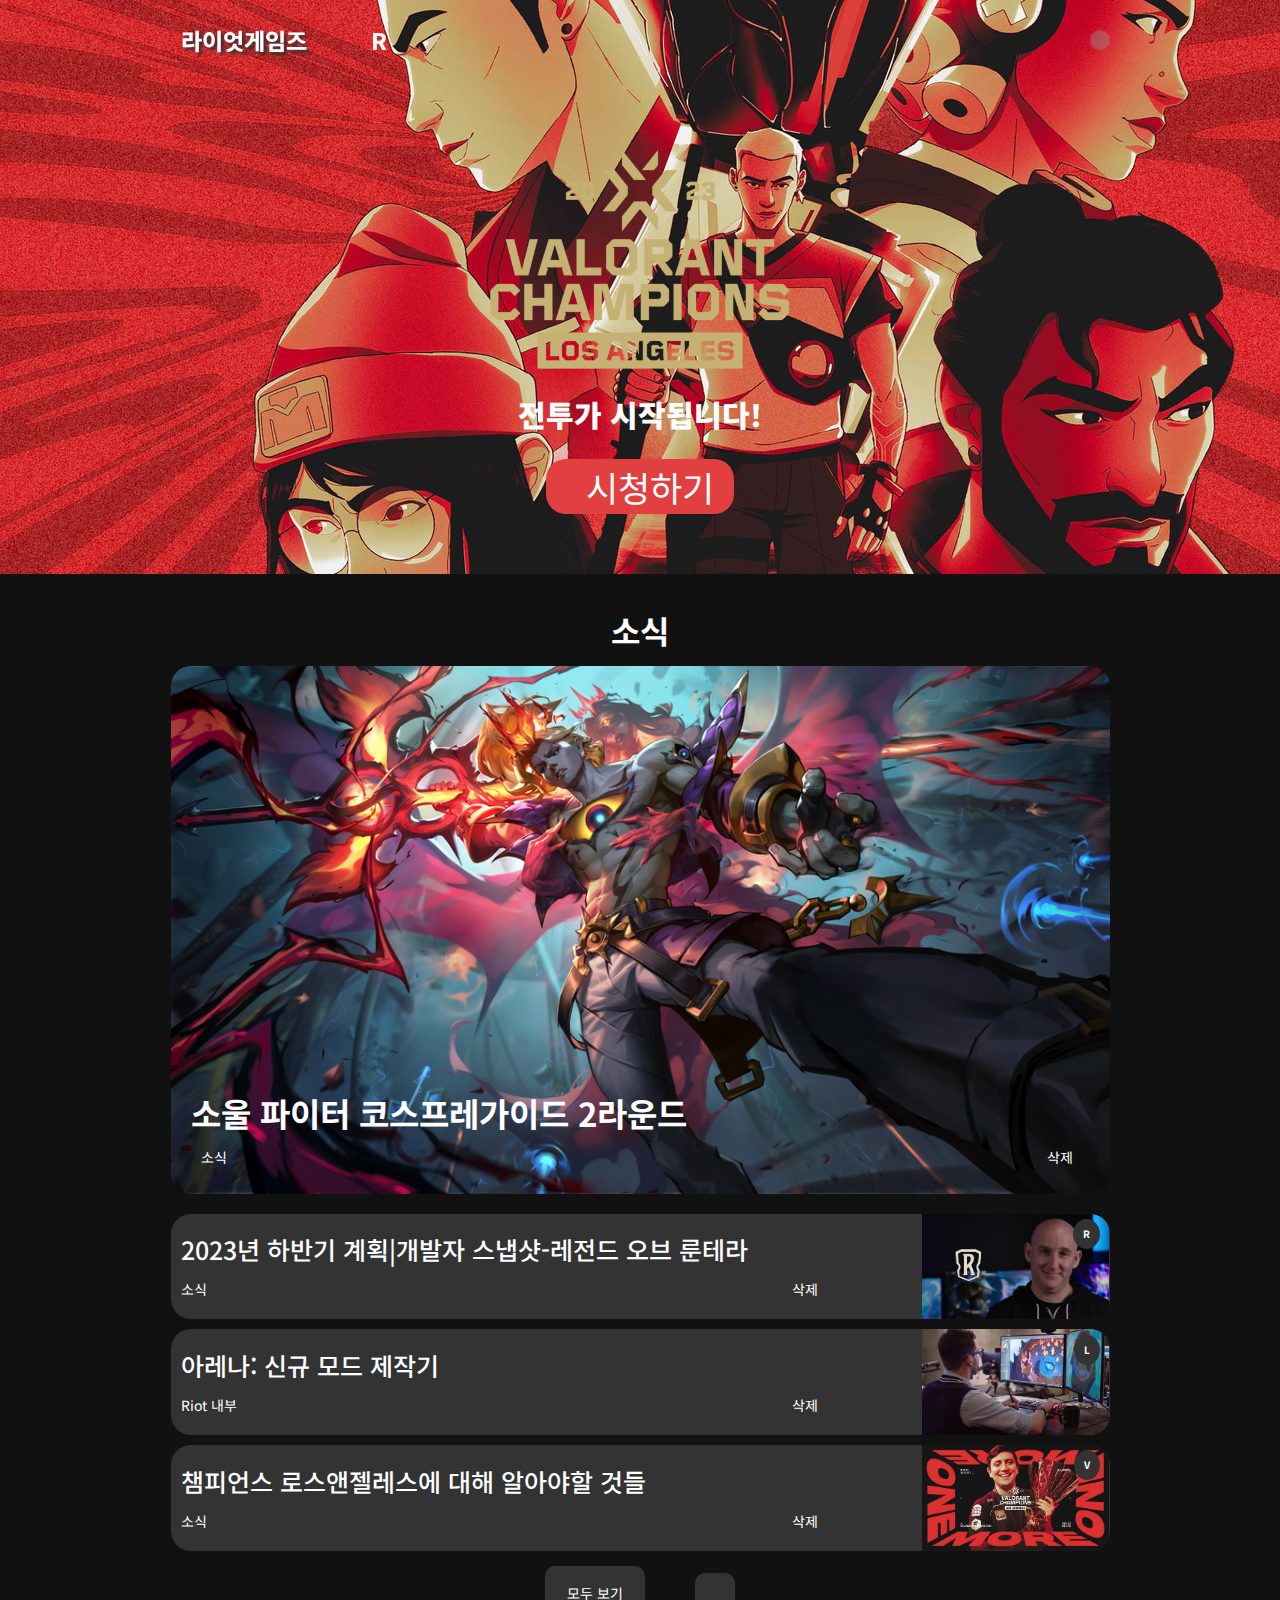
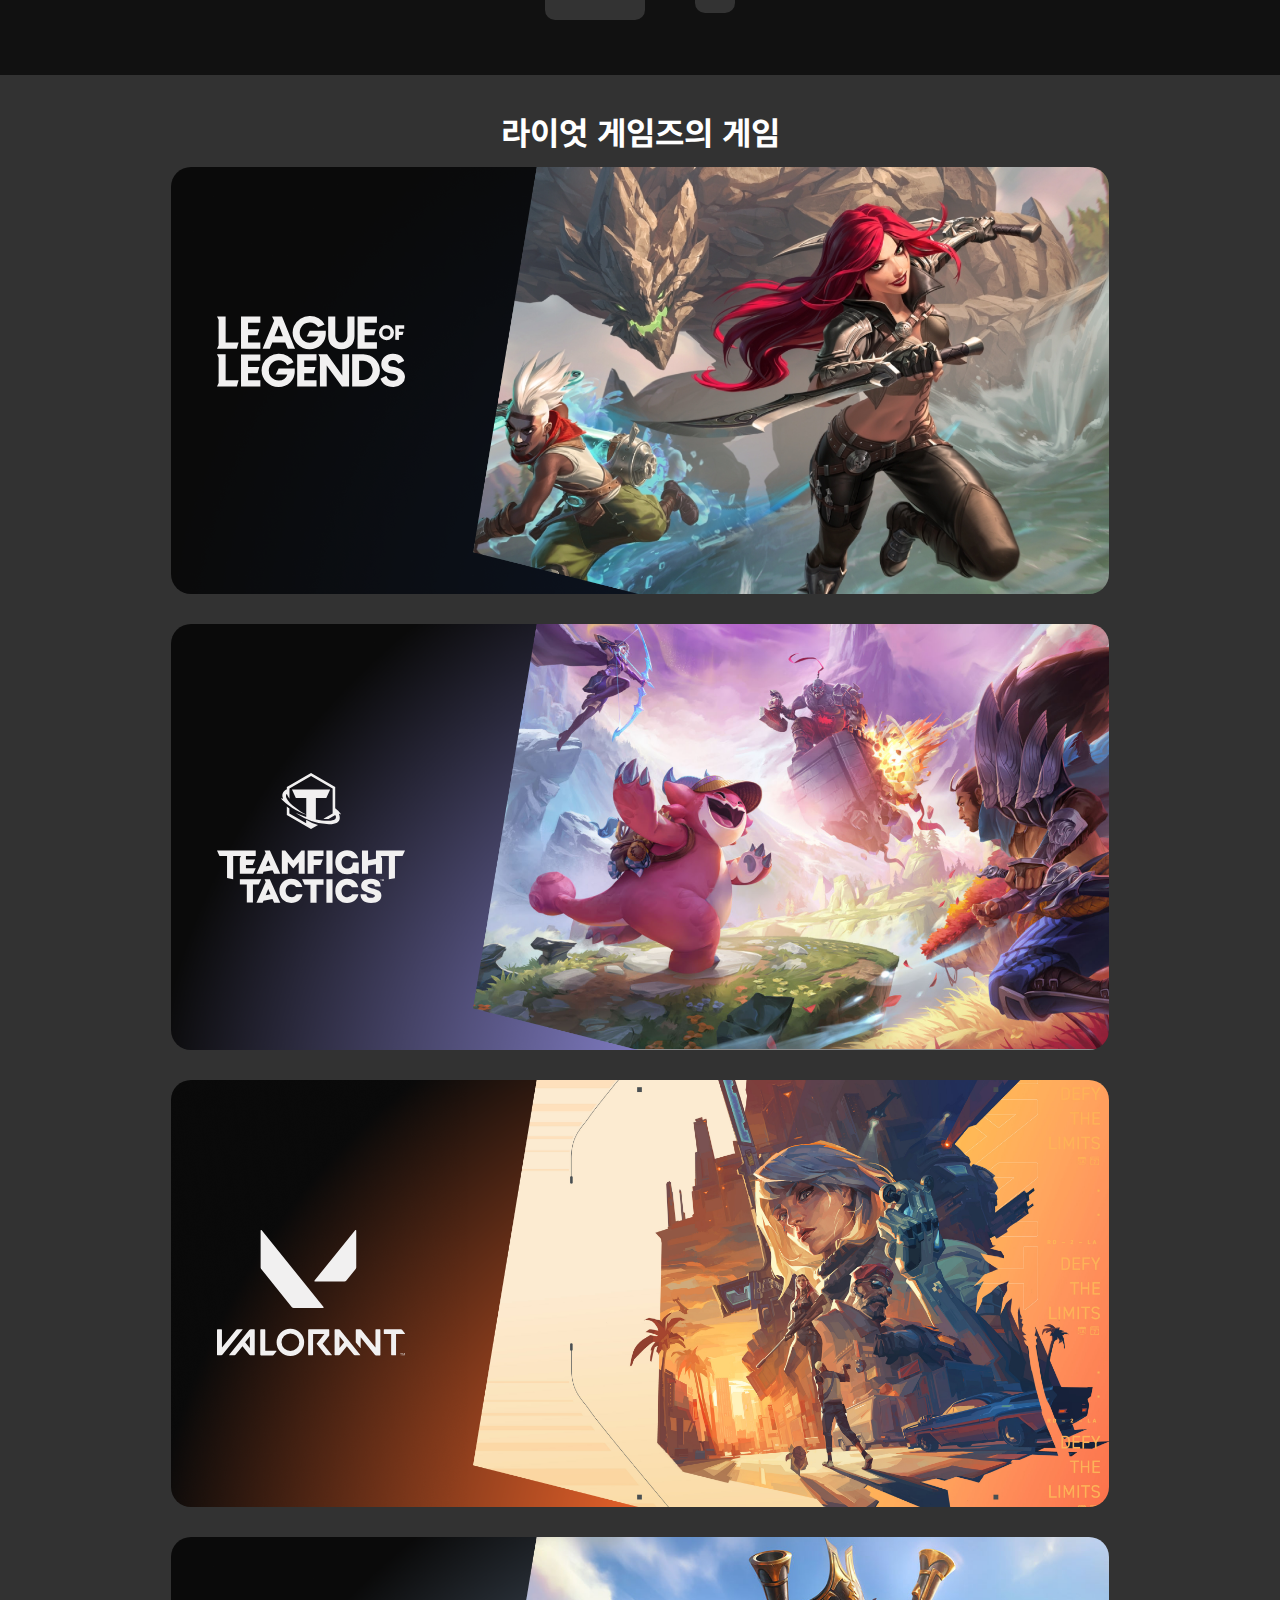
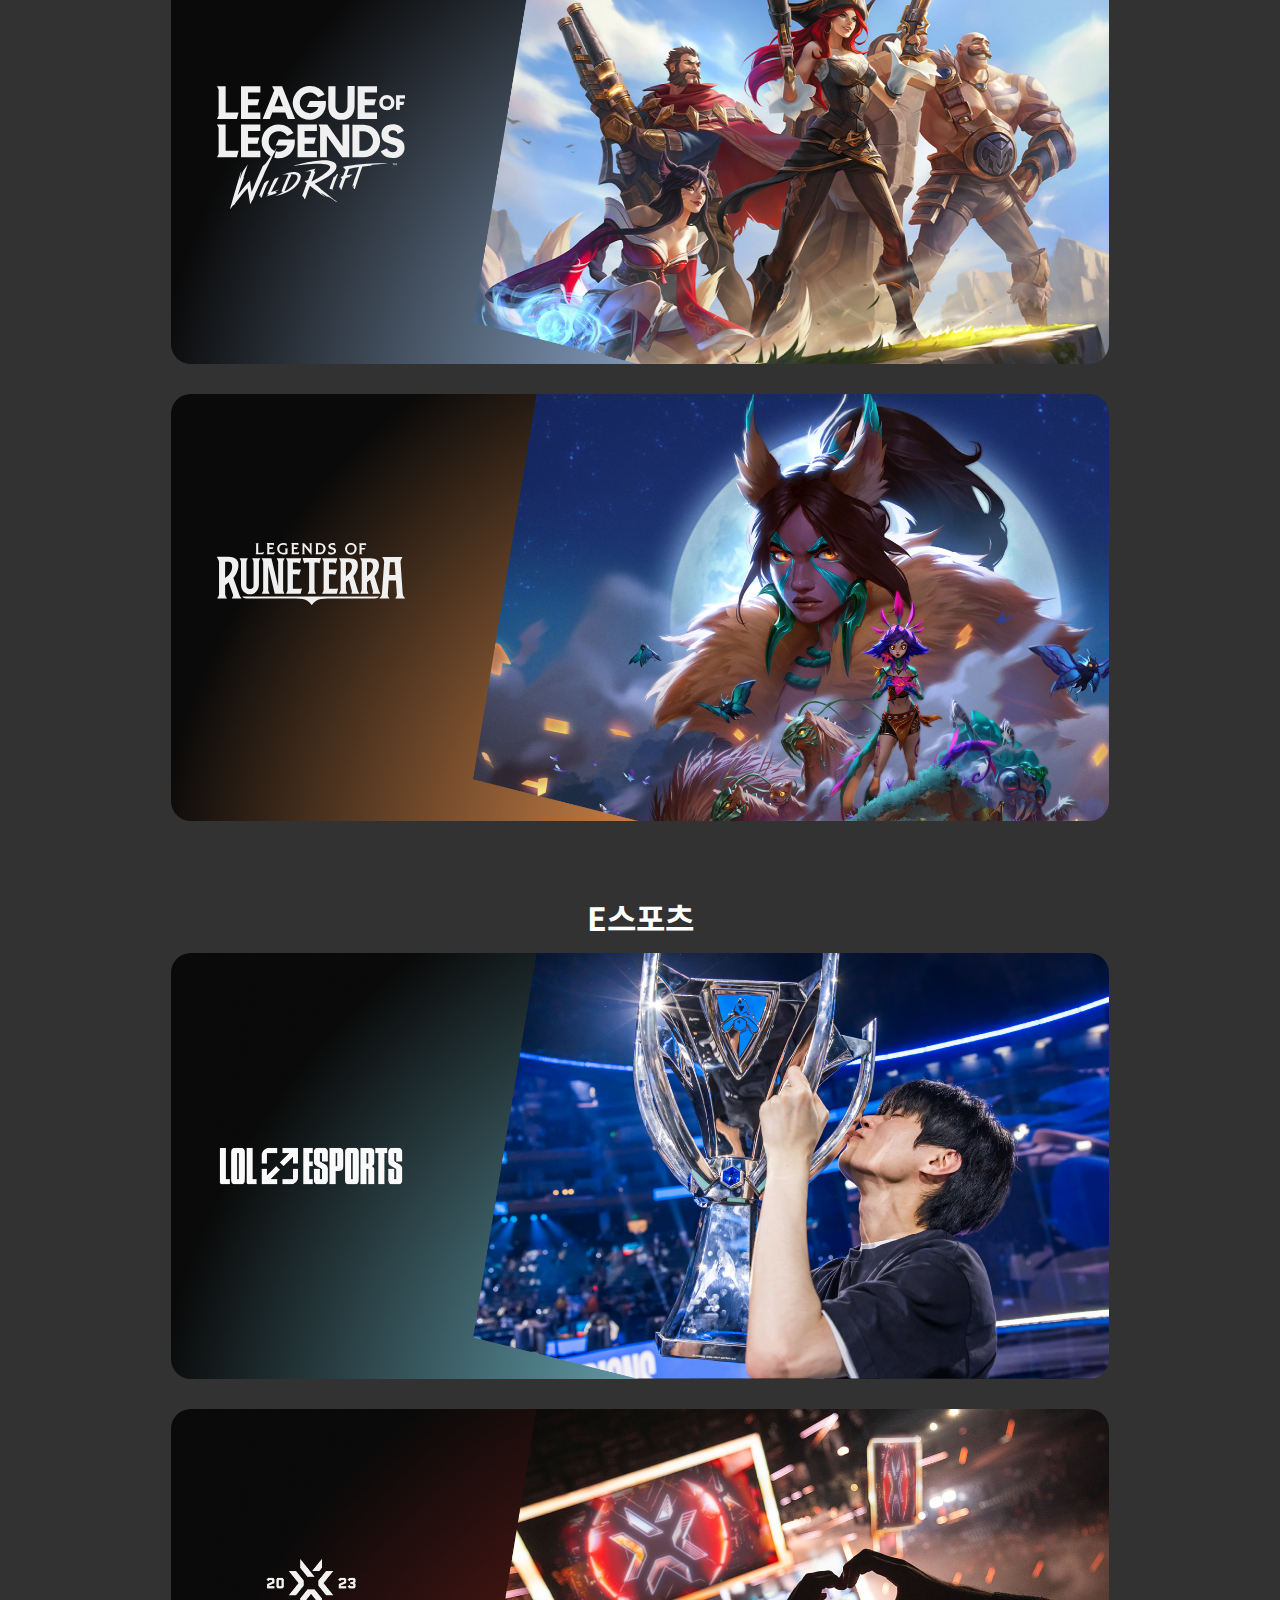
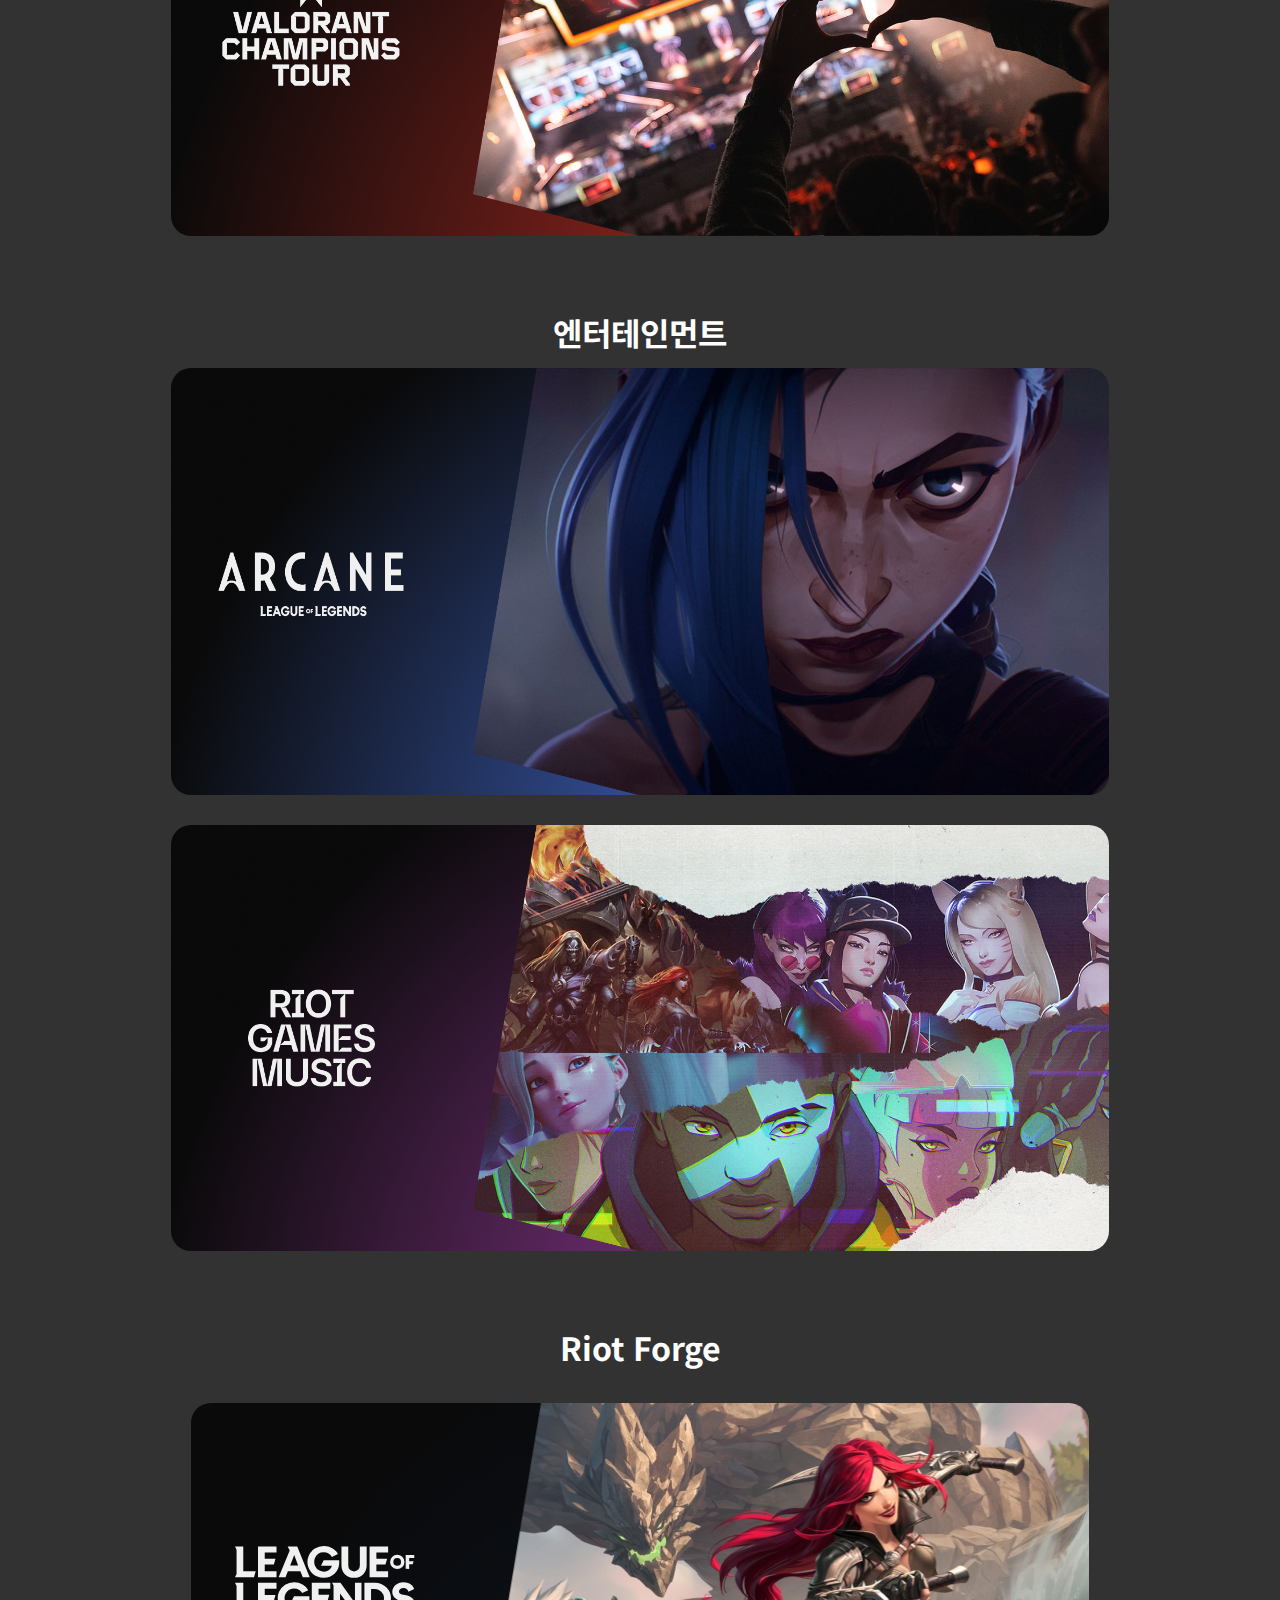
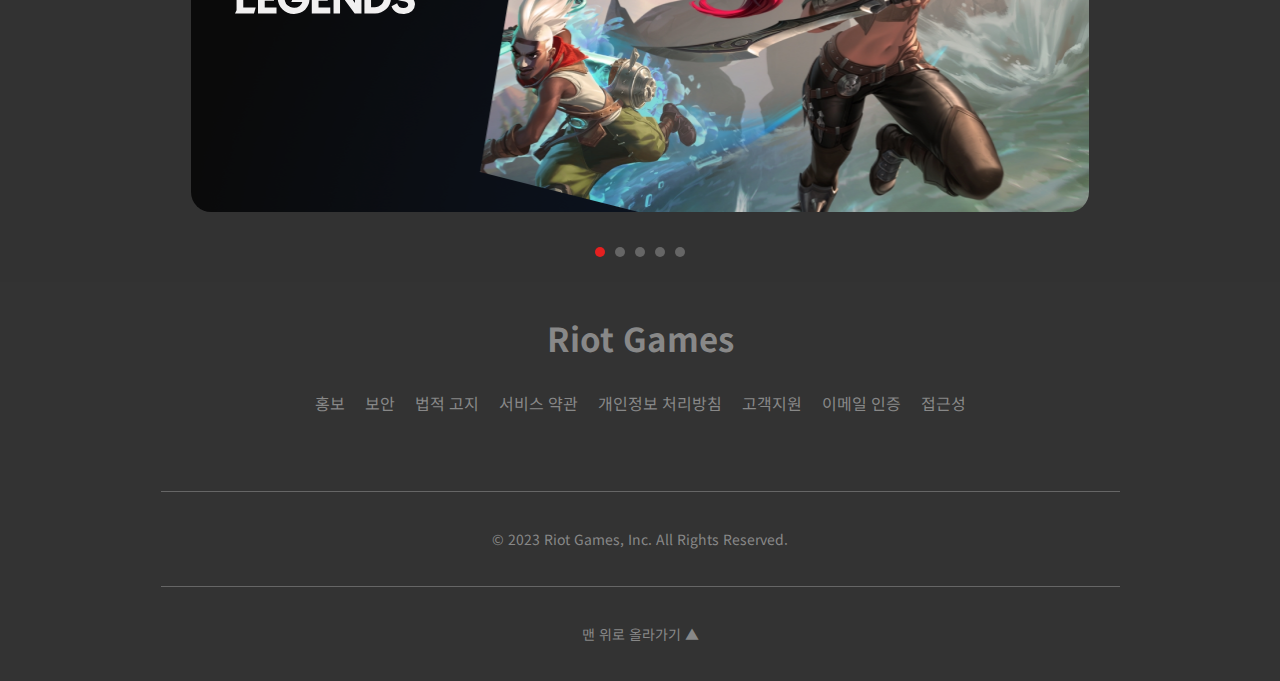
<file: html/html실습파일/projectRiotGames/index.html>
<!DOCTYPE html>
<html lang="ko">
<head>
    <meta charset="UTF-8">
    <meta http-equiv="X-UA-Compatible" content="IE=edge">
    <meta name="viewport" content="width=device-width, initial-scale=1.0">
    <title>LOLIndex</title>

    <link rel="stylesheet" href="https://cdnjs.cloudflare.com/ajax/libs/font-awesome/6.4.2/css/all.min.css" integrity="sha512-z3gLpd7yknf1YoNbCzqRKc4qyor8gaKU1qmn+CShxbuBusANI9QpRohGBreCFkKxLhei6S9CQXFEbbKuqLg0DA==" crossorigin="anonymous" referrerpolicy="no-referrer" />

    <link rel="stylesheet" href="./css/reset.css">
    <link rel="stylesheet" href="./css/index.css">

    <script src="https://cdnjs.cloudflare.com/ajax/libs/jquery/1.12.4/jquery.min.js" integrity="sha512-jGsMH83oKe9asCpkOVkBnUrDDTp8wl+adkB2D+//JtlxO4SrLoJdhbOysIFQJloQFD+C4Fl1rMsQZF76JjV0eQ==" crossorigin="anonymous" referrerpolicy="no-referrer"></script>
</head>
<body>

    <div class="header"></div>

    <section id="indexSection">
        
        <div id="article1Back">
            <article id="article1" class="row">
    
                <div class="art1">
                    <div class="art1Img"><img src="./css/cssSource/article1Img.png" alt=""></div>
                    <div class="art1Text">
                        <h1>전투가 시작됩니다!</h1>
                        <a href="javascript:;">
                            <div class="art1Btn">
                                <div><i class="fa-solid fa-circle-right"></i></div>
                                <div>시청하기</div>
                            </div>
                        </a>
                    </div>
                </div>
    
            </article>
        </div>

        <div id="article2Back">
            <article id="article2" class="row">
    
                <div class="art2">
                    <h2>소식</h2>
                    <div class="art2Post">
                        
                        <!-- <div class="art2Main">
                            <a href="javascript:;">
                                <img src="./css/cssSource/article2Main.png" alt="">
                                <div class="art2MainText">
                                    <div class="art2MainTitle">
                                        <h3>소울 파이터 코스프레 가이드 2라운드</h3>
                                        <div>
                                            <div>소식</div>
                                            <div class="del">삭제</div>
                                        </div>
                                    </div>
                                </div>
                            </a>
                        </div>
                        <div class="art2Sub">
                            <div class="art2SubBanner">
                                <a href="javascript:;">
                                    <div class="art2BannerText">
                                        <h3>2023년 하반기 계획|개발자 스냅샷 - 레전드 오브 룬테라</h3>
                                        <div>
                                            <div class="art2PostCat">소식</div>
                                            <div class="del">삭제</div>
                                        </div>
                                    </div>
                                    <div class="art2BannerImg">
                                        <img src="./css/cssSource/article2Banner1.png" alt="">
                                        <div>R</div>
                                    </div>
                                </a>
                            </div>
                        </div> -->
    
                    </div>

                    <div class="art2PlusMenu">
                        <div class="art2Plus">모두 보기</div>
                        <div class="art2Admin"><i class="fa-solid fa-gear"></i></div>
                    </div>
                    <form action="#" method="post" class="art2AdminForm">
                        <div class="art2AdminFormInput">
                            <div>
                                <p>제목</p>
                                <label for=""><input name="title" type="text"></label>
                            </div>
                            <div>
                                <p>분류1</p>
                                <label for=""><input name="category" type="text"></label>
                            </div>
                            <div>
                                <p>분류2</p>
                                <label for=""><input type="radio" name="game" value="L">LOL</label>
                                <label for=""><input type="radio" name="game" value="T">TFT</label>
                                <label for=""><input type="radio" name="game" value="V">VAL</label>
                                <label for=""><input type="radio" name="game" value="R">LOR</label>
                                <label for=""><input type="radio" name="game" value="W">WR</label>
                                <label for=""><input type="radio" name="game" value="Riot">RIOT</label>
                            </div>
                        </div>
                        <div class="art2AdminSubmit">
                            <button type="submit">작성하기</button>
                        </div>
                    </form>
    
                </div>
    
            </article>
        </div>

        <div id="otherBack">
            <article id="article3" class="banners row">
                <h2>라이엇 게임즈의 게임</h2>
    
                <div class="artBanner">
                    <a href="./LOLMain.html">
                        <img src="./css/cssSource/art3Banner1.png" alt="">
                        <div><img src="./css/cssSource/LOL.svg" alt=""></div>
                    </a>
                </div>
                <div class="artBanner">
                    <a href="javascript:;">
                        <img src="./css/cssSource/art3Banner2.png" alt="">
                        <div><img src="./css/cssSource/TFT.svg" alt=""></div>
                    </a>
                </div>
                <div class="artBanner">
                    <a href="javascript:;">
                        <img src="./css/cssSource/art3Banner3.png" alt="">
                        <div><img src="./css/cssSource/Valorant.svg" alt=""></div>
                    </a>
                </div>
                <div class="artBanner">
                    <a href="javascript:;">
                        <img src="./css/cssSource/art3Banner4.png" alt="">
                        <div><img src="./css/cssSource/WildRift.svg" alt=""></div>
                    </a>
                </div>
                <div class="artBanner">
                    <a href="javascript:;">
                        <img src="./css/cssSource/art3Banner5.png" alt="">
                        <div><img src="./css/cssSource/Runeterra.svg" alt=""></div>
                    </a>
                </div>
            </article>
    
            <article id="article4" class="banners row">
                <h2>E스포츠</h2>
                <div class="artBanner">
                    <a href="javascript:;" >
                        <img src="./css/cssSource/art4Banner1.png" alt="">
                        <div><img src="./css/cssSource/art4Banner1Logo.png" alt=""></div>
                    </a>
                </div>
                <div class="artBanner">
                    <a href="javascript:;" >
                        <img src="./css/cssSource/art4Banner2.png" alt="">
                        <div><img src="./css/cssSource/art4Banner2Logo.png" alt=""></div>
                    </a>
                </div>
    
            </article>
    
            <article id="article5" class="banners row">
                <h2>엔터테인먼트</h2>
                <div class="artBanner">
                    <a href="javascript:;">
                        <img src="./css/cssSource/art5Banner1.png" alt="">
                        <div><img src="./css/cssSource/art5Banner1Logo.png" alt=""></div>
                    </a>
                </div>
                <div class="artBanner">
                    <a href="javascript:;">
                        <img src="./css/cssSource/art5Banner2.png" alt="">
                        <div><img src="./css/cssSource/art5Banner2Logo.png" alt=""></div>
                    </a>
                </div>
            </article>
    
            <article id="article6" class="bannerFlex row">
                <h2>Riot Forge</h2>
                <div class="art6Box">
                    <div class="art6Flex">
                        <div class="art6FlexBox">
                            <div class="artBannerFlex">
                                <a href="./LOLMain.html">
                                    <img src="./css/cssSource/art3Banner1.png" alt="">
                                    <div><img src="./css/cssSource/LOL.svg" alt=""></div>
                                </a>
                            </div>
                            <div class="artBannerFlex">
                                <a href="javascript:;">
                                    <img src="./css/cssSource/art3Banner2.png" alt="">
                                    <div><img src="./css/cssSource/TFT.svg" alt=""></div>
                                </a>
                            </div>
                            <div class="artBannerFlex">
                                <a href="javascript:;">
                                    <img src="./css/cssSource/art3Banner3.png" alt="">
                                    <div><img src="./css/cssSource/Valorant.svg" alt=""></div>
                                </a>
                            </div>
                            <div class="artBannerFlex">
                                <a href="javascript:;">
                                    <img src="./css/cssSource/art3Banner4.png" alt="">
                                    <div><img src="./css/cssSource/WildRift.svg" alt=""></div>
                                </a>
                            </div>
                            <div class="artBannerFlex">
                                <a href="javascript:;">
                                    <img src="./css/cssSource/art3Banner5.png" alt="">
                                    <div><img src="./css/cssSource/Runeterra.svg" alt=""></div>
                                </a>
                            </div>
                        </div>
                    </div>
                </div>
                <div class="art6BoxControl">
                    <div class="on"></div>
                    <div></div>
                    <div></div>
                    <div></div>
                    <div></div>
                </div>
            </article>
        </div>
    </section>

    <div class="footer"></div>
    
    <script src="./js/common.js"></script>
    <script>
        $('.header').load('header.html')

        let data = '';
        $.ajax({
            type:'GET',
            url:'./js/Data.json',
            dataType:'json',
            success : function(rdata){
                data = rdata.art2Post
                /* console.log(data) */
                art2Post()
            },
            error : function(xhr){
                alert(xhr.status+"/"+xhr.errorText)
            }
        })

        //art2 포스팅함수
        function art2Post(){

            let newData = data
            let post = `<div class="art2Main">`

            newData.forEach((element,index) => {
                
                if(!index){
                    post+=`<a href="javascript:;">
                                <img src="${element.imgLink}" onerror="this.src='./css/cssSource/none.png'" alt="">
                                <div class="art2MainText">
                                    <div class="art2MainTitle">
                                        <h3>${element.title}</h3>
                                        <div>
                                            <div>${element.category}</div>
                                            <div class="delMain">삭제</div>
                                        </div>
                                    </div>
                                </div>
                            </a>
                        </div>
                        <div class="art2Sub">`
                }else{
                    post+=`<div class="art2SubBanner">
                                <a href="javascript:;">
                                    <div class="art2BannerText">
                                        <h3>${element.title}</h3>
                                        <div>
                                            <div class="art2PostCat">${element.category}</div>
                                            <div class="delSub">삭제</div>
                                        </div>
                                    </div>
                                    <div class="art2BannerImg">
                                        <img src="${element.imgLink}" onerror="this.src='./css/cssSource/none.png'" alt="">
                                        <div>${element.game}</div>
                                    </div>
                                </a>
                            </div>`
                }               
            });

            post+=`</div>`

            $('.art2Main').remove()
            $('.art2Sub').remove()
            $('.art2Post').append(post)
            $('.art2Post .art2Sub .art2SubBanner').each(function(a){
                console.log(a)

                if(a>2){
                    $(this).css({
                        display: 'none',
                    })
                }
            })
        }

        //art6 세로사이즈조절
        $(window).on('resize', function(){
            let boxSize = $('.art6FlexBox').height()
            $('.art6Flex').css({
                height: boxSize
            })
            /* if(!$('.art2Sub').hasClass('on')){
                let boxSize2 = $('.art2SubBanner').height()
                $('.art2Sub').css({
                    height: (boxSize2*3)+'px'
                })
            } */
        })

        let art6Flag = 0;

        //art6 이동외부함수
        $('.art6BoxControl div').on('click', function(){
            $(this).addClass('on').siblings().removeClass('on')
            let i = $(this).index()
            console.log(i)

            art6Move(i)
        })   

        //art6 이동내부함수
        function art6Move(i){

            $('.art6FlexBox').animate({
                left : '-='+((i-art6Flag)*100)+'%'
            }, 500)
            art6Flag = i
        }

        //art2서브배너 여닫이
        $('.art2Plus').on('click', function(){
            /* $(this).toggleClass('on') */

            if(!$(this).hasClass('on')){
                $(this).text("접기")
                $(this).addClass('on')
                $('.art2Post .art2Sub .art2SubBanner').each(function(a){
                console.log(a)

                    if(a>2){
                        $(this).css({
                            display: 'block',
                        })
                    }
                })
            }else{
                $(this).text("모두 보기")
                $(this).removeClass('on')
                $('.art2Post .art2Sub .art2SubBanner').each(function(a){
                console.log(a)

                    if(a>2){
                        $(this).css({
                            display: 'none',
                        })
                    }
                })
            }
        })

        //art2관리자모드 여닫이
        $('.art2Admin').on('click', function(){
            $('.art2AdminForm').toggleClass('active')
        })

        //art2게시글추가
        $('.art2AdminForm').on('submit', function(e){
            e.preventDefault()

            let title = $('input[name=title]').val()
            if(!title){
                alert('제목 입력하세요')
                return false
            }
            let category = $('input[name=category]').val()
            if(!category){
                alert('분류1을 입력하세요')
                return false
            }
            let game = $('input[name=game]:checked').val();
            /* $('input[name=game]').each(function(){
                if($(this).prop('checked')){
                    game = $(this).val()
                }
            }) */
            
            if(!game){
                alert('분류2를 체크하세요')
                return false
            }

            let art2DataPlus = {
                title : title,
                category : category,
                imgLink : "",
                game : game
            }

            data.unshift(art2DataPlus)
            /* console.log(data) */
            art2Post()
            alert('작성되었습니다')
            $('input[name=title]').val("")
            $('input[name=category]').val("")
            $('input[name=game]').prop("checked", false);
        })

        //art2메인게시글삭제
        $('body').on('click', '.delMain', function(){
            data.splice(0, 1)
            art2Post()
        })

        //art2서브게시글삭제
        $('body').on('click', '.delSub', function(){
            let delnum = $(this).parents('.art2SubBanner').index()
            /* console.log(delnum) */
            data.splice((delnum+1), 1)
            art2Post()
        })
    </script>

</body>
</html>
</file>
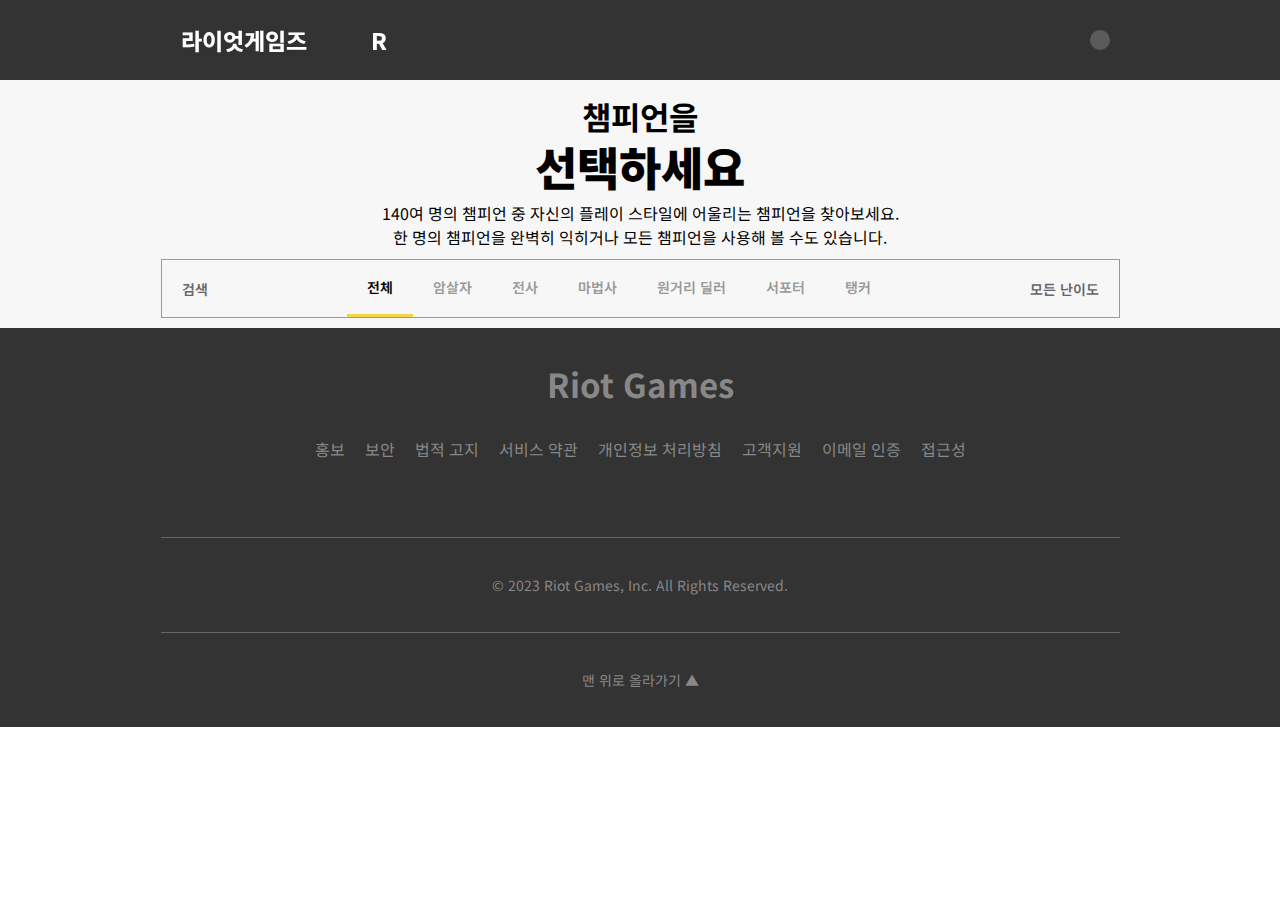
<file: html/html실습파일/projectRiotGames/LOLChamp.html>
<!DOCTYPE html>
<html lang="ko">
<head>
    <meta charset="UTF-8">
    <meta http-equiv="X-UA-Compatible" content="IE=edge">
    <meta name="viewport" content="width=device-width, initial-scale=1.0">
    <title>LOLChamp</title>

    <link rel="stylesheet" href="https://cdnjs.cloudflare.com/ajax/libs/font-awesome/6.4.2/css/all.min.css" integrity="sha512-z3gLpd7yknf1YoNbCzqRKc4qyor8gaKU1qmn+CShxbuBusANI9QpRohGBreCFkKxLhei6S9CQXFEbbKuqLg0DA==" crossorigin="anonymous" referrerpolicy="no-referrer" />

    <link rel="stylesheet" href="./css/reset.css">
    <link rel="stylesheet" href="./css/index.css">

    <script src="https://cdnjs.cloudflare.com/ajax/libs/jquery/1.12.4/jquery.min.js" integrity="sha512-jGsMH83oKe9asCpkOVkBnUrDDTp8wl+adkB2D+//JtlxO4SrLoJdhbOysIFQJloQFD+C4Fl1rMsQZF76JjV0eQ==" crossorigin="anonymous" referrerpolicy="no-referrer"></script>
</head>
<body>

    <div class="header"></div>

    <section id="champSection">
        <div class="headBack"></div>
        <div class="title">
            <h2>챔피언을</h2>
            <h3>선택하세요</h3>
            <p>140여 명의 챔피언 중 자신의 플레이 스타일에 어울리는 챔피언을 찾아보세요.</p>
            <p>한 명의 챔피언을 완벽히 익히거나 모든 챔피언을 사용해 볼 수도 있습니다.</p>
        </div>
        <div class="championControl row">
            <div class="search">
                <i class="fa-solid fa-magnifying-glass"></i>검색
            </div>
            <div class="role">
                <div class="pos on">전체</div>
                <div class="pos">암살자</div>
                <div class="pos">전사</div>
                <div class="pos">마법사</div>
                <div class="pos">원거리 딜러</div>
                <div class="pos">서포터</div>
                <div class="pos">탱커</div>
            </div>
            <div class="difficult">
                모든 난이도<i class="fa-solid fa-caret-down"></i>
            </div>
        </div>
        <div class="champList row">
            <!-- <a href="javascript:;" class="champBanner">
                <div class="champImg"><img src="http://ddragon.leagueoflegends.com/cdn/img/champion/loading/Aatrox_0.jpg" alt=""></div>
                <div class="champName"></div>
            </a> -->
        </div>
    </section>

    <div class="footer"></div>
    
    <script src="./js/common.js"></script>
    <script>
        $('.header').load('header.html', function(){
            $('.bb').remove()
            let text = `<div class="bb">
                <div class="sideMenuBar">
                    <a href="./LOLMain.html">
                        메인으로   
                    </a>
                </div>
                <div class="sideMenuBar">
                    <a href="./LOLPlay.html">
                        지금 플레이하기
                    </a>
                </div>
            </div>`

            $('.sideTitleList').prepend(text)
        })
        //로딩이미지링크 http://ddragon.leagueoflegends.com/cdn/img/champion/loading/Aatrox_0.jpg
        //풀이미지링크 http://ddragon.leagueoflegends.com/cdn/img/champion/splash/Aatrox_0.jpg
        //작은이미지링크 http://ddragon.leagueoflegends.com/cdn/13.17.1/img/champion/Aatrox.png

        //ajax
        let data = ''
        let post = ''
        $.ajax({
            type:'GET',
            url:'http://ddragon.leagueoflegends.com/cdn/13.17.1/data/ko_KR/champion.json',
            dataType:'json',
            success : function(rdata){
                data = rdata.data
                console.log(data)
                champListUp(0)
            },
            error : function(xhr){
                alert(xhr.status+"/"+xhr.errorText)
            }
        })


        //필터메소드
        $('.pos').on('click', function(){
            $(this).addClass('on').siblings().removeClass('on')
            let role = $(this).index()
            champListUp(role)
        })

        //필터적용
        function champListUp(role){
            switch(role){
                case 0 : usedata("all"); break;
                case 1 : usedata("Assassin"); break;
                case 2 : usedata("Fighter"); break;
                case 3 : usedata("Mage"); break;
                case 4 : usedata("Marksman"); break;
                case 5 : usedata("Support"); break;
                case 6 : usedata("Tank"); break;
            }
        }
      
        //데이터작성
        function usedata(a){
            for(let i in data){
                if(a == "all"){
                    post += `<a href="./LOLDetail.html?${data[i].id}" class="champBanner">
                                <div class="champImg"><img src="http://ddragon.leagueoflegends.com/cdn/img/champion/loading/${data[i].id}_0.jpg" alt=""></div>
                                <div class="champName">${data[i].name}</div>
                            </a>
                            `
                }else{
                    data[i].tags.forEach(element => {
                        if(element == a){
                            post += `<a href="./LOLDetail.html?${data[i].id}" class="champBanner">
                                <div class="champImg"><img src="http://ddragon.leagueoflegends.com/cdn/img/champion/loading/${data[i].id}_0.jpg" alt=""></div>
                                <div class="champName">${data[i].name}</div>
                            </a>
                            `
                        }
                    });
                }
            }
            /* console.log(post) */
            $('.champBanner').remove()
            $('.champList').append(post)
            post = ''
        }
    </script>

</body>
</html>
</file>
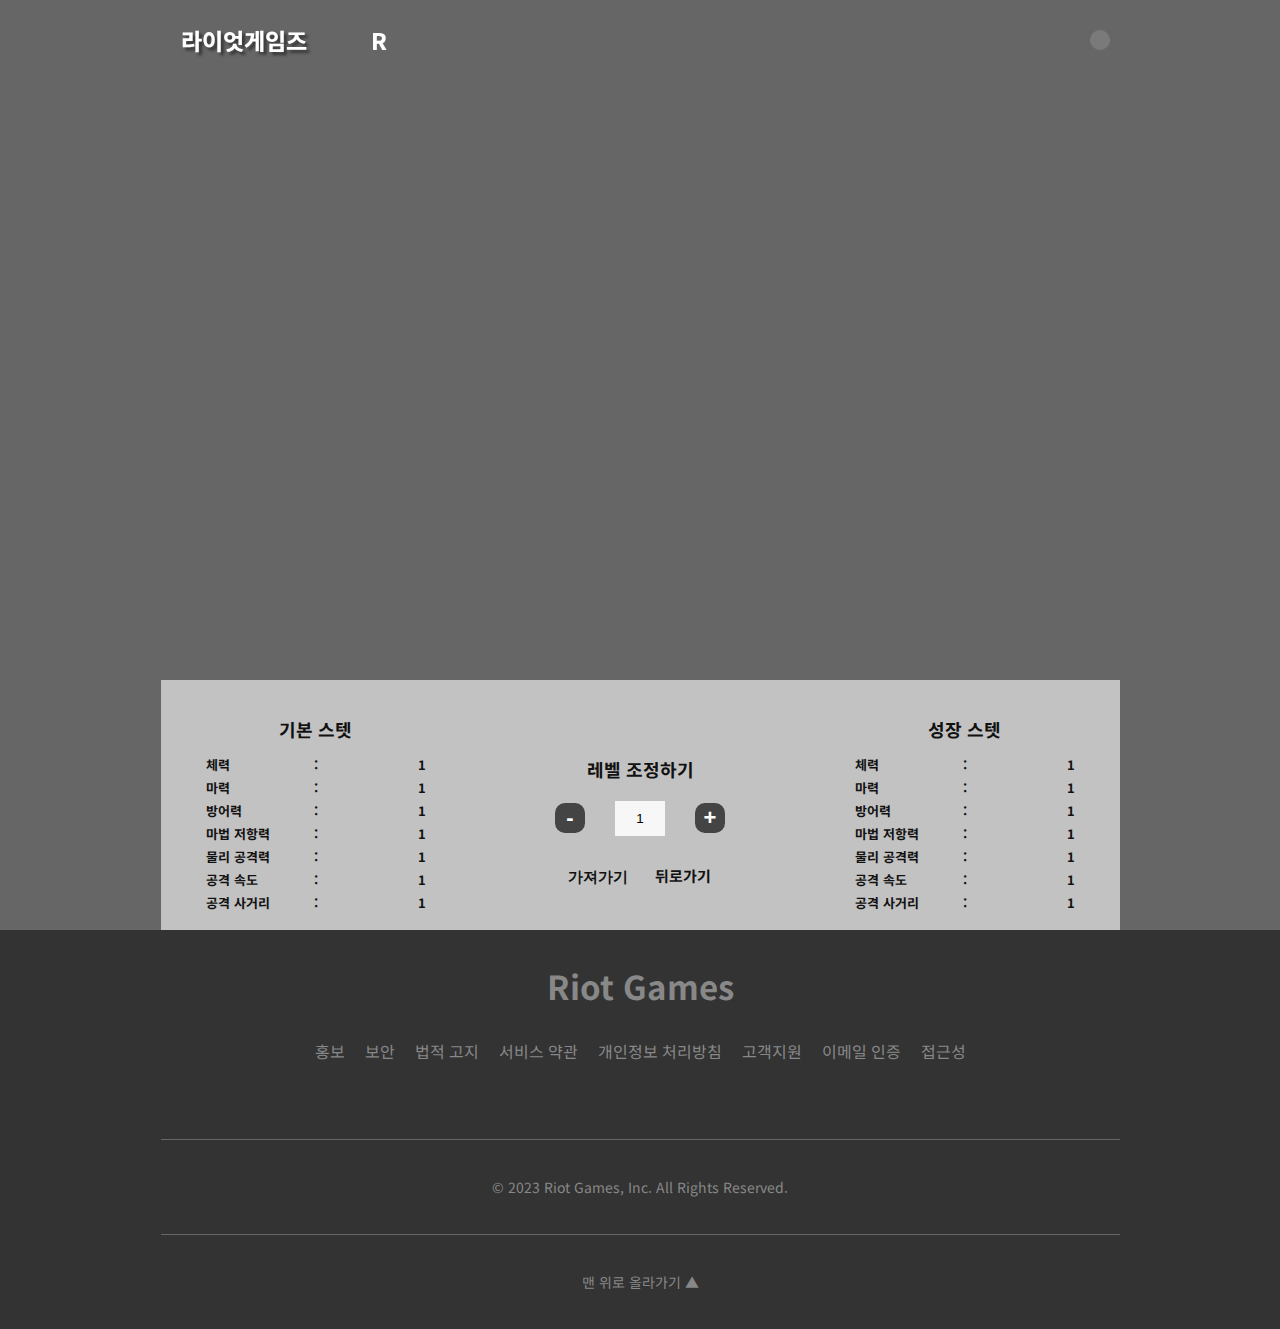
<file: html/html실습파일/projectRiotGames/LOLDetail.html>
<!DOCTYPE html>
<html lang="ko">
<head>
    <meta charset="UTF-8">
    <meta http-equiv="X-UA-Compatible" content="IE=edge">
    <meta name="viewport" content="width=device-width, initial-scale=1.0">
    <title>LOLDetail</title>

    <link rel="stylesheet" href="https://cdnjs.cloudflare.com/ajax/libs/font-awesome/6.4.2/css/all.min.css" integrity="sha512-z3gLpd7yknf1YoNbCzqRKc4qyor8gaKU1qmn+CShxbuBusANI9QpRohGBreCFkKxLhei6S9CQXFEbbKuqLg0DA==" crossorigin="anonymous" referrerpolicy="no-referrer" />

    <link rel="stylesheet" href="./css/reset.css">
    <link rel="stylesheet" href="./css/index.css">

    <script src="https://cdnjs.cloudflare.com/ajax/libs/jquery/1.12.4/jquery.min.js" integrity="sha512-jGsMH83oKe9asCpkOVkBnUrDDTp8wl+adkB2D+//JtlxO4SrLoJdhbOysIFQJloQFD+C4Fl1rMsQZF76JjV0eQ==" crossorigin="anonymous" referrerpolicy="no-referrer"></script>
</head>
<body>

    <div class="header"></div>

    <section id="detailSection">
        <div class="loadImg"></div>
        <div class="back">
            <div class="back2 row">
                <article id="article1">
                    <div class="art1Top"></div>
                    <div class="champImg">
                        <div class="left btn"><i class="fa-solid fa-chevron-left"></i></div>
                        <div class="champName">
                            <!-- <div class="aa">아트록스</div> -->
                        </div>
                        <div class="right btn"><i class="fa-solid fa-chevron-right"></i></div>
                    </div>                
                </article>
                <article id="article2">
                    <div class="detailMenu">
                        <div class="defaultStats">
                            <div>기본 스텟</div>
                            <table class="before">
                                <tr>
                                    <td>체력</td>
                                    <td>:</td>
                                    <td>1</td>
                                </tr>
                                <tr>
                                    <td>마력</td>
                                    <td>:</td>
                                    <td>1</td>
                                </tr>
                                <tr>
                                    <td>방어력</td>
                                    <td>:</td>
                                    <td>1</td>
                                </tr>
                                <tr>
                                    <td>마법 저항력</td>
                                    <td>:</td>
                                    <td>1</td>
                                </tr>
                                <tr>
                                    <td>물리 공격력</td>
                                    <td>:</td>
                                    <td>1</td>
                                </tr>
                                <tr>
                                    <td>공격 속도</td>
                                    <td>:</td>
                                    <td>1</td>
                                </tr>
                                <tr>
                                    <td>공격 사거리</td>
                                    <td>:</td>
                                    <td>1</td>
                                </tr>
                            </table>
                        </div>
                        <div class="setLevel">
                            <div>레벨 조정하기</div>
                            <div class="inputBox">
                                <button type="button" class="LVMinus">-</button>
                                <input type="text" value="1" autocomplete="off" class="LVInput">
                                <button type="button" class="LVPlus">+</button>
                            </div>
                            <div class="menu">
                                <button type="button" class="goGame">가져가기</button>
                                <div><a href="./LOLChamp.html" class="goChamp">뒤로가기</a></div>
                            </div>
                        </div>
                        <div class="statsSimul">
                            <div class="cc">성장 스텟</div>
                            <table class="after">
                                <tr>
                                    <td>체력</td>
                                    <td>:</td>
                                    <td>1</td>
                                </tr>
                                <tr>
                                    <td>마력</td>
                                    <td>:</td>
                                    <td>1</td>
                                </tr>
                                <tr>
                                    <td>방어력</td>
                                    <td>:</td>
                                    <td>1</td>
                                </tr>
                                <tr>
                                    <td>마법 저항력</td>
                                    <td>:</td>
                                    <td>1</td>
                                </tr>
                                <tr>
                                    <td>물리 공격력</td>
                                    <td>:</td>
                                    <td>1</td>
                                </tr>
                                <tr>
                                    <td>공격 속도</td>
                                    <td>:</td>
                                    <td>1</td>
                                </tr>
                                <tr>
                                    <td>공격 사거리</td>
                                    <td>:</td>
                                    <td>1</td>
                                </tr>
                            </table>
                        </div>
                    </div>
                </article>
            </div>
        </div>
    </section>

    <div class="footer"></div>
    
    <script src="./js/common.js"></script>
    <script>
        $('.header').load('header.html', function(){
            $('.bb').remove()
            let text = `<div class="bb">
                <div class="sideMenuBar">
                    <a href="./LOLMain.html">
                        메인으로   
                    </a>
                </div>
                <div class="sideMenuBar">
                    <a href="./LOLChamp.html">
                        더 많은 챔피언 알아보기   
                    </a>
                </div>
                <div class="sideMenuBar">
                    <a href="./LOLPlay.html">
                        지금 플레이하기
                    </a>
                </div>
            </div>`

            $('.sideTitleList').prepend(text)
        })
        //로딩이미지링크 http://ddragon.leagueoflegends.com/cdn/img/champion/loading/Aatrox_0.jpg
        //풀이미지링크 http://ddragon.leagueoflegends.com/cdn/img/champion/splash/Aatrox_0.jpg
        //작은이미지링크 http://ddragon.leagueoflegends.com/cdn/13.17.1/img/champion/Aatrox.png

        let data = ''
        let temp = location.href.split("?")
        let detail = decodeURI(temp[1])
        let name = ''
        let skin = ''

        //ajax
        $.ajax({
            type:'GET',
            url:`https://ddragon.leagueoflegends.com/cdn/13.17.1/data/ko_KR/champion/${detail}.json`,
            dataType:'json',
            success : function(rdata){
                data = rdata.data[detail]
                skin = (data.skins)
                name = (data.name)
                stats = (data.stats)
                console.log(skin)
                console.log(stats)
                setMainStats()
                setStatsSimul(1)
                loadSkin()
                setSkin(0);
            },
            error : function(xhr){
                alert(xhr.status+"/"+xhr.errorText)
            }
        })

        //loadSkin
        let aa = ''
        function loadSkin(){
            for(let i in skin){
                aa += `<img src="http://ddragon.leagueoflegends.com/cdn/img/champion/splash/${detail}_${skin[i].num}.jpg" alt="">`
            }
            $('.loadImg').append(aa)
        }

        //setSkin
        function setSkin(i){
            console.log(skin[i]);
            $('#detailSection').css({
                background: `url("http://ddragon.leagueoflegends.com/cdn/img/champion/splash/${detail}_${skin[i].num}.jpg") no-repeat center top`,
                backgroundSize: 'cover',
                transition: 'all 0.5s'
            })
            $('.champImg').css({
                background: `url("http://ddragon.leagueoflegends.com/cdn/img/champion/splash/${detail}_${skin[i].num}.jpg") no-repeat center top`,
                backgroundSize: 'cover',
                transition: 'all 0.5s'
            })
            $('.aa').remove()
            let txt = ''
            if(skin[i].name == 'default'){
                txt=`<div class="aa">${name}<div>`
            }else{
                txt=`<div class="aa">${skin[i].name}<div>`
            }
            $('.champName').append(txt)
            txt = ''
        }

        //skin변경함수
        let skinFlag = 0
        $('.btn').on('click', function(){
            if($(this).hasClass('left')){
                flagDown()
                setSkin(skinFlag)
            }else if($(this).hasClass('right')){
                flagup()
                setSkin(skinFlag)
            }
        })

        //flag변경함수
        function flagDown(){
            if(skinFlag == 0){
                skinFlag = skin.length-1
            }else{
                skinFlag -= 1
            }
        }
        function flagup(){
            if(skinFlag == skin.length-1){
                skinFlag = 0
            }else{
                skinFlag += 1
            }
        }

        //setMainStats
        let defaultStats = ''
        function setMainStats(){
            defaultStats =`<table class="before">
                            <tr>
                                <td>체력</td>
                                <td>:</td>
                                <td>${stats.hp}</td>
                            </tr>
                            <tr>
                                <td>마력</td>
                                <td>:</td>
                                <td>${stats.mp}</td>
                            </tr>
                            <tr>
                                <td>방어력</td>
                                <td>:</td>
                                <td>${stats.armor}</td>
                            </tr>
                            <tr>
                                <td>마법 저항력</td>
                                <td>:</td>
                                <td>${stats.spellblock}</td>
                            </tr>
                            <tr>
                                <td>물리 공격력</td>
                                <td>:</td>
                                <td>${stats.attackdamage}</td>
                            </tr>
                            <tr>
                                <td>공격 속도</td>
                                <td>:</td>
                                <td>${stats.attackspeed}</td>
                            </tr>
                            <tr>
                                <td>공격 사거리</td>
                                <td>:</td>
                                <td>${stats.attackrange}</td>
                            </tr>
                        </table>`

            $('.before').remove()
            $('.defaultStats').append(defaultStats)
            defaultStats = ''
        }

        //setStatsSimul
        let growStats = ''
        function setStatsSimul(lv){
            growStats=`<div class="cc">${lv}레벨 스텟</div>
                       <table class="after">
                            <tr>
                                <td>체력</td>
                                <td>:</td>
                                <td>${(Math.round(stats.hp+(stats.hpperlevel*(lv-1)))*1000)/1000}</td>
                            </tr>
                            <tr>
                                <td>마력</td>
                                <td>:</td>
                                <td>${(Math.round(stats.mp+(stats.mpperlevel*(lv-1)))*1000)/1000}</td>
                            </tr>
                            <tr>
                                <td>방어력</td>
                                <td>:</td>
                                <td>${(Math.round(stats.armor+(stats.armorperlevel*(lv-1)))*1000)/1000}</td>
                            </tr>
                            <tr>
                                <td>마법 저항력</td>
                                <td>:</td>
                                <td>${(Math.round(stats.spellblock+(stats.spellblockperlevel*(lv-1)))*1000)/1000}</td>
                            </tr>
                            <tr>
                                <td>물리 공격력</td>
                                <td>:</td>
                                <td>${(Math.round(stats.attackdamage+(stats.attackdamageperlevel*(lv-1)))*1000)/1000}</td>
                            </tr>
                            <tr>
                                <td>공격 속도</td>
                                <td>:</td>
                                <td>${(Math.round((stats.attackspeed*(100+(stats.attackspeedperlevel*(lv-1)))/100)*1000)/1000)}</td>
                            </tr>
                            <tr>
                                <td>공격 사거리</td>
                                <td>:</td>
                                <td>${stats.attackrange}</td>
                            </tr>
                        </table>`

            $('.cc').remove()
            $('.after').remove()
            $('.statsSimul').append(growStats)
            growStats = ''
        }

        //setLevel
        let lv = 1
        $('.LVMinus').on('click', function(){
            if(lv >1){
                $('.LVInput').val(parseInt(--lv))
                setStatsSimul(lv)
            }
        })
        $('.LVPlus').on('click', function(){
            if(lv<18){
                $('.LVInput').val(parseInt(++lv))
                setStatsSimul(lv)
            }
        })
        $('.LVInput').on('keyup', function(){
            let i = $(this).val()
            if(parseInt(i)<1){
                $(this).val(1)
                lv = 1
                setStatsSimul(lv)
            }else if(parseInt(i)>18){
                $(this).val(18)
                lv = 18
                setStatsSimul(lv)
            }else if($(this).val() == ''){
                return
            }else{
                lv = (parseInt($(this).val()))
                $(this).val(parseInt($(this).val()))
                setStatsSimul(lv)
            }
        })

        //세션 스토리지 따기
        $('.goGame').on('click', function(){

            let champs = JSON.parse(localStorage.getItem("allChamp"))
                if (champs==null){
                    champs = []
                }
                
            let answer = confirm("가져갈까요?")

            if(answer){
                let flag = champs.indexOf(detail)
                console.log(champs.indexOf(detail))
                if(flag == -1){
                    champs.push(detail)
                    localStorage.setItem("allChamp", JSON.stringify(champs))
    
                    location.href = "./LOLPlay.html"
                }else{
                    alert("중복입니다")
                }
            }
        })

    </script>

</body>
</html>
</file>
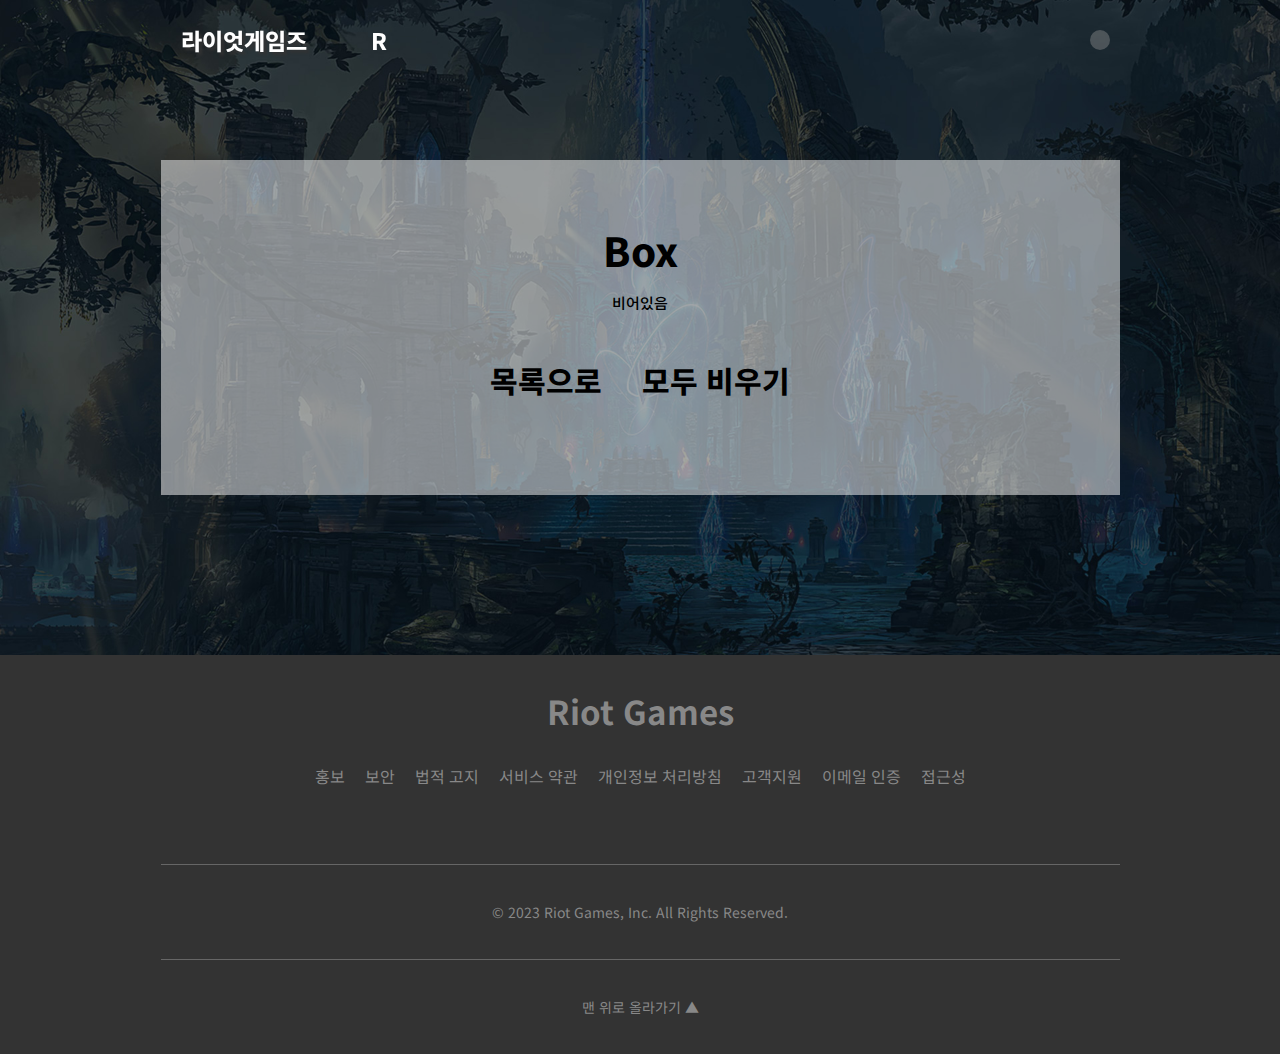
<file: html/html실습파일/projectRiotGames/LOLPlay.html>
<!DOCTYPE html>
<html lang="ko">
<head>
    <meta charset="UTF-8">
    <meta http-equiv="X-UA-Compatible" content="IE=edge">
    <meta name="viewport" content="width=device-width, initial-scale=1.0">
    <title>LOLPlay</title>

    <link rel="stylesheet" href="https://cdnjs.cloudflare.com/ajax/libs/font-awesome/6.4.2/css/all.min.css" integrity="sha512-z3gLpd7yknf1YoNbCzqRKc4qyor8gaKU1qmn+CShxbuBusANI9QpRohGBreCFkKxLhei6S9CQXFEbbKuqLg0DA==" crossorigin="anonymous" referrerpolicy="no-referrer" />

    <link rel="stylesheet" href="./css/reset.css">
    <link rel="stylesheet" href="./css/index.css">

    <script src="https://cdnjs.cloudflare.com/ajax/libs/jquery/1.12.4/jquery.min.js" integrity="sha512-jGsMH83oKe9asCpkOVkBnUrDDTp8wl+adkB2D+//JtlxO4SrLoJdhbOysIFQJloQFD+C4Fl1rMsQZF76JjV0eQ==" crossorigin="anonymous" referrerpolicy="no-referrer"></script>
</head>
<body>

    <div class="header"></div>

    <section id="playSection">
        <article id="article1" class="row">
            <div class="head">
                <h2>Box</h2>
            </div>
            <div class="bod">
                <!-- <div class="icon">
                    <div class="img">
                        <img src="http://ddragon.leagueoflegends.com/cdn/13.17.1/img/champion/Aatrox.png" alt="">
                    </div>
                    <div class="menu">
                        <a href=""><i class="fa-solid fa-magnifying-glass"></i></a>
                        <i class="fa-solid fa-x"></i>
                    </div>
                </div> -->
            </div>
            <div class="foot">
                <div><a href="./LOLChamp.html">목록으로</a></div>
                <div class="delAll">모두 비우기</div>
            </div>
        </article>
    </section>

    <div class="footer"></div>
    
    <script src="./js/common.js"></script>
    <script>
        $('.header').load('header.html', function(){
            $('.bb').remove()
            let text = `<div class="bb">
                <div class="sideMenuBar">
                    <a href="./LOLMain.html">
                        메인으로   
                    </a>
                </div>
                <div class="sideMenuBar">
                    <a href="./LOLChamp.html">
                        더 많은 챔피언 알아보기   
                    </a>
                </div>
            </div>`

            $('.sideTitleList').prepend(text)
        })
        //로딩이미지링크 http://ddragon.leagueoflegends.com/cdn/img/champion/loading/Aatrox_0.jpg
        //풀이미지링크 http://ddragon.leagueoflegends.com/cdn/img/champion/splash/Aatrox_0.jpg
        //작은이미지링크 http://ddragon.leagueoflegends.com/cdn/13.17.1/img/champion/Aatrox.png

        //세션스토리지읽기
        let champs = JSON.parse(localStorage.getItem("allChamp"))
        console.log(champs)

        function listning(){
            if(champs){
                let inner = ''
                champs.forEach(Element => {
                    inner+=`<div class="icon">
                            <div class="img">
                                <img src="http://ddragon.leagueoflegends.com/cdn/13.17.1/img/champion/${Element}.png" alt="">
                            </div>
                            <div class="menu">
                                <a href="./LOLDetail.html?${Element}"><i class="fa-solid fa-magnifying-glass"></i></a>
                                <i class="fa-solid fa-x"></i>
                            </div>
                        </div>`
                });
                $('.icon').remove()
                $('.bod').append(inner)
                inner = ''
            }else{
                let asd = '<div class="icon"><p>비어있음</p></div>'
                console.log(asd)
                $('.icon').remove()
                $('.bod').append(asd)
            }
        }
        listning()

        $('body').on('click', '.fa-x', function(){
            let i = $(this).parents('.icon').index()
            console.log(i)
            champs.splice(i,1)
            listning()
            localStorage.setItem("allChamp", JSON.stringify(champs))
            champs = JSON.parse(localStorage.getItem("allChamp"))
        })

        $('.delAll').on('click', function(){
            localStorage.setItem("allChamp", JSON.stringify([]))
            champs = JSON.parse(localStorage.getItem("allChamp"))
            listning()
            let asd = '<div class="icon"><p>비어있음</p></div>'
            console.log(asd)
            $('.icon').remove()
            $('.bod').append(asd)
        })
    </script>

</body>
</html>
</file>
<file: html/html실습파일/projectRiotGames/css/index.css>
@import url("https://fonts.googleapis.com/css2?family=Noto+Sans+KR&display=swap");
.row {
  max-width: 959px;
  margin: 0 auto;
  padding: 0;
}

body {
  font-size: 14px;
  color: #666;
  font-family: "Noto Sans KR", sans-serif;
}

::-webkit-scrollbar-button {
  display: none;
}

::-webkit-scrollbar-track {
  background: none;
}

#header .titleLineBack {
  position: fixed;
  height: 80px;
  width: 200%;
  left: -50%;
  z-index: 3;
  background: transparent;
}
#header #titleLine {
  max-width: 959px;
  width: 100%;
  position: fixed;
  height: 80px;
  display: flex;
  align-items: center;
  text-align: center;
  justify-content: space-between;
  font-size: 23px;
  font-weight: 800;
  z-index: 5;
}
#header #titleLine .titleL {
  display: flex;
}
#header #titleLine .titleL .callMainMenu {
  display: flex;
  width: 170px;
  text-align: center;
  margin: 10px;
  padding: 10px;
  color: #fff;
  text-shadow: 3px 3px 3px #333;
}
#header #titleLine .titleL .callMainMenu.active {
  color: #333;
}
#header #titleLine .titleL .callMainMenu:hover {
  cursor: pointer;
  color: #e42020;
  transition: all 1s;
}
#header #titleLine .titleL .titleLogo {
  width: 34px;
  margin: 10px;
  padding: 10px;
  border-radius: 10px;
  color: #fff;
}
#header #titleLine .titleL .titleLogo.active {
  color: #333;
}
#header #titleLine .titleL .titleLogo:hover {
  cursor: pointer;
  color: #e42020;
  transition: all 1s;
}
#header #titleLine .titleR {
  justify-content: flex-end;
  display: flex;
  width: 100px;
}
#header #titleLine .titleR > div {
  margin: 10px;
  padding: 10px;
  border-radius: 10px;
}
#header #titleLine .titleR > div:hover {
  cursor: pointer;
}
#header #titleLine .titleR .translationMenu:hover {
  background: rgba(153, 153, 153, 0.3);
  transition: all 1s;
}
#header #titleLine .titleR .callSideMenu {
  background: rgba(153, 153, 153, 0.4);
  color: #fff;
}
#header #titleLine .titleR .callSideMenu:hover {
  background: rgba(51, 51, 51, 0.4);
  color: #e42020;
  transition: all 1s;
}
#header #menuSpace {
  max-width: 959px;
  width: 100%;
  position: relative;
  display: flex;
}
#header #menuSpace .menuBackground {
  position: fixed;
  left: -600px;
  background: rgba(0, 0, 0, 0.5);
  width: 2999px;
  height: 1999px;
  display: none;
  margin: 0;
  z-index: 3;
}
#header #menuSpace .menuBackground.active {
  display: block;
}
#header #menuSpace #mainMenu {
  position: fixed;
  max-width: 484px;
  background: #ddd;
  display: none;
  z-index: 4;
  height: 100%;
  overflow: auto;
  /* .menuNav{
      display: flex;
      justify-content: space-between;
      align-items: center;
      text-align: center;
      max-width: 470px;
      padding: 10px;
      height: 80px;
      font-size: 23px;
      font-weight: 800;

      .riotspan{

          &:hover{
              cursor: pointer;
              color: #e42020;
              transition: all 1s;
          }
      }

      .closeMainMenu{
          padding: 10px;

          &:hover{
              cursor: pointer;
              color: #e42020;
              transition: all 1s;
          }
      }
  } */
}
#header #menuSpace #mainMenu.active {
  display: block;
}
#header #menuSpace #mainMenu .blank {
  padding: 40px;
}
#header #menuSpace #mainMenu .menuTitleList {
  margin: 10px;
  font-size: 22px;
  font-weight: 600;
}
#header #menuSpace #mainMenu .menuTitleList .menuBar .menuName {
  padding: 15px;
  display: flex;
  justify-content: space-between;
  align-items: center;
  border-radius: 20px;
  background: #ccc;
  margin: 20px 0;
}
#header #menuSpace #mainMenu .menuTitleList .menuBar .menuName:hover {
  color: #fff;
  background: #333;
  cursor: pointer;
  transition: all 1s;
}
#header #menuSpace #mainMenu .menuTitleList .menuBar .menuName.active {
  color: #fff;
  background: #333;
  cursor: pointer;
}
#header #menuSpace #mainMenu .menuTitleList .menuBar .menuList {
  display: none;
}
#header #menuSpace #mainMenu .menuTitleList .menuBar .menuList.txt a {
  padding: 10px;
  margin-top: 10px;
  border-radius: 10px;
}
#header #menuSpace #mainMenu .menuTitleList .menuBar .menuList.active {
  display: block;
}
#header #menuSpace #mainMenu .menuTitleList .menuBar .menuList > a {
  max-width: 464px;
  max-height: 200px;
}
#header #menuSpace #mainMenu .menuTitleList .menuBar .menuList > a .menuBox {
  display: flex;
  align-items: center;
  background: #333;
  margin: 10px 0;
  border-radius: 10px;
  height: 160px;
  overflow: hidden;
}
#header #menuSpace #mainMenu .menuTitleList .menuBar .menuList > a .menuBox > div:nth-child(1) {
  width: 170px;
  padding: 10px;
}
#header #menuSpace #mainMenu .menuTitleList .menuBar .menuList > a .menuBox > div:nth-child(2) {
  justify-content: flex-end;
}
#header #menuSpace #mainMenu .menuTitleList .menuBar .menuList > a .menuBox > div:nth-child(2) img {
  height: 170px;
}
#header #menuSpace #mainMenu .menuBarBanner {
  margin: 10px;
}
#header #menuSpace #mainMenu .menuBarBanner a img {
  border-radius: 15px;
}
#header #menuSpace #mainMenu .menuBarBanner a div {
  margin: 10px 0;
  font-size: 15px;
}
#header #menuSpace #sideMenu {
  position: fixed;
  right: 50%;
  margin-right: -480px;
  top: 0;
  max-width: 484px;
  width: 100%;
  height: 100%;
  background: #333;
  color: #ddd;
  display: none;
  z-index: 4;
}
#header #menuSpace #sideMenu.active {
  display: block;
}
#header #menuSpace #sideMenu .blank {
  padding: 40px;
}
#header #menuSpace #sideMenu .sideTitleList {
  margin: 10px;
}
#header #menuSpace #sideMenu .sideTitleList .sideMenuBar {
  padding: 15px;
  display: flex;
  justify-content: space-between;
  align-items: center;
  border-radius: 20px;
  margin: 20px 0;
  font-size: 22px;
  font-weight: 600;
}
#header #menuSpace #sideMenu .sideTitleList .sideMenuBar:hover {
  background: #666;
  cursor: pointer;
  transition: all 1s;
}
#header #menuSpace #sideMenu .sideTitleList .sideMenuBar.active {
  color: #fff;
  background: #333;
  cursor: pointer;
}
#header #menuSpace #sideMenu .sideTitleList .sideMenuList {
  display: none;
}
#header #menuSpace #sideMenu .sideTitleList .sideMenuList.active {
  display: block;
}
#header #menuSpace #sideMenu .sideTitleList .sideMenuList a {
  padding: 10px;
  display: flex;
  justify-content: space-between;
  align-items: center;
  border-radius: 20px;
  margin: 20px 0;
  font-size: 18px;
  font-weight: 500;
}
#header #menuSpace #sideMenu .sideTitleList .sideMenuList a:hover {
  background: #666;
  cursor: pointer;
  transition: all 1s;
}
#header #menuSpace #sideMenu .sideTitleList .sideMenuList a.active {
  color: #fff;
  background: #333;
  cursor: pointer;
}
#header #menuSpace #sideMenu .sideBarSearchBox {
  justify-content: center;
  display: flex;
}
#header #menuSpace #sideMenu .sideBarSearchBox form {
  display: flex;
  height: 35px;
  width: 190px;
  padding: 10px 20px;
  border: 2px solid #fff;
  border-radius: 10px;
  align-items: center;
  justify-content: center;
}
#header #menuSpace #sideMenu .sideBarSearchBox form label input {
  border: none;
  background: none;
  width: 160px;
  color: #fff;
}
#header #menuSpace #sideMenu .sideBarSearchBox form button {
  background: none;
  color: #fff;
  border: none;
}
#header #menuSpace #sideMenu .loginBox {
  display: flex;
  justify-content: center;
  align-items: center;
  max-width: 460px;
  margin: 30px;
}
#header #menuSpace #sideMenu .loginBox a {
  width: 100%;
  line-height: 30px;
  border-radius: 20px;
  background: #e42020;
  color: #333;
  text-align: center;
  font-weight: bold;
}

#footer {
  background: #333;
  color: #888;
}
#footer #footerMenu .footerNavBox {
  padding: 20px;
}
#footer #footerMenu .footerNavBox h2 {
  font-size: 33px;
  font-weight: 700;
  text-align: center;
  padding: 20px;
}
#footer #footerMenu .footerNavBox h2:hover {
  color: #fff;
}
#footer #footerMenu .footerNavBox .footerNav {
  display: flex;
  justify-content: center;
  font-size: 16px;
}
#footer #footerMenu .footerNavBox .footerNav li {
  padding: 20px 10px;
}
#footer #footerMenu .footerNavBox .footerNav li:hover {
  color: #fff;
}
#footer #footerMenu .footerSNS {
  display: flex;
  justify-content: center;
  font-size: 26px;
  border-bottom: 1px solid #666;
}
#footer #footerMenu .footerSNS li {
  padding: 20px 10px;
}
#footer #footerMenu .footerSNS li:hover {
  color: #fff;
}
#footer #footerMenu .footerCop {
  padding: 40px;
  text-align: center;
  border-bottom: 1px solid #666;
}
#footer #footerMenu .footerCop:hover {
  color: #fff;
}
#footer #footerMenu .footerGoTop {
  text-align: center;
}
#footer #footerMenu .footerGoTop a {
  display: inline-block;
  padding: 40px;
  width: 100%;
}
#footer #footerMenu .footerGoTop a:hover {
  color: #fff;
}

#indexSection #article1Back {
  background: url(./cssSource/article1Back.png) no-repeat;
  background-position: right center;
}
#indexSection #article1Back #article1 {
  padding-top: 150px;
  display: flex;
  justify-content: center;
}
#indexSection #article1Back #article1 .art1 {
  max-width: 400px;
  text-align: center;
}
#indexSection #article1Back #article1 .art1 .art1Img {
  max-width: 300px;
  margin: auto;
}
#indexSection #article1Back #article1 .art1 .art1Text {
  padding: 30px;
}
#indexSection #article1Back #article1 .art1 .art1Text h1 {
  color: #fff;
  font-size: 30px;
  font-weight: 1000;
}
#indexSection #article1Back #article1 .art1 .art1Text .art1Btn {
  padding: 10px;
  margin: 30px;
  display: flex;
  justify-content: center;
  color: #fff;
  font-size: 35px;
  border-radius: 20px;
  background: #e24040;
}
#indexSection #article1Back #article1 .art1 .art1Text .art1Btn:hover {
  background: #e42020;
  box-shadow: 0 0 10px 0 #fff;
  transition: all 1s;
}
#indexSection #article1Back #article1 .art1 .art1Text .art1Btn div {
  margin: 0 10px;
}
#indexSection #article2Back {
  background: #111;
}
#indexSection #article2Back #article2 {
  padding: 10px;
  color: #fff;
}
#indexSection #article2Back #article2 .art2 h2 {
  font-size: 32px;
  text-align: center;
  font-weight: 700;
  padding-top: 30px;
  padding-bottom: 20px;
}
#indexSection #article2Back #article2 .art2 .art2Main {
  position: relative;
  border-radius: 20px;
  overflow: hidden;
}
#indexSection #article2Back #article2 .art2 .art2Main img {
  width: 100%;
}
#indexSection #article2Back #article2 .art2 .art2Main:hover {
  box-shadow: 0 0 20px 0 #fff;
  transition: all 1s;
}
#indexSection #article2Back #article2 .art2 .art2Main .art2MainText {
  position: absolute;
  left: 0px;
  bottom: 0px;
  margin: 20px;
  width: 95%;
  color: #fff;
  display: flex;
  justify-content: space-between;
  /* .art2PostManage{
      text-align: right;

      &:hover{
          cursor: pointer;
      }

      .art2PostManageMenu{
          display: none;

          div{
              margin-top: 5px;
          }
      }

      &:hover .art2PostManageMenu{
          display: block;
      }
  } */
}
#indexSection #article2Back #article2 .art2 .art2Main .art2MainText .art2MainTitle {
  width: 100%;
}
#indexSection #article2Back #article2 .art2 .art2Main .art2MainText .art2MainTitle h3 {
  font-size: 33px;
  font-weight: 700;
  padding-bottom: 10px;
  white-space: nowrap;
  overflow: hidden;
  text-overflow: ellipsis;
}
#indexSection #article2Back #article2 .art2 .art2Main .art2MainText .art2MainTitle > div {
  display: flex;
  justify-content: space-between;
  align-items: center;
}
#indexSection #article2Back #article2 .art2 .art2Main .art2MainText .art2MainTitle > div > div {
  padding: 10px;
}
#indexSection #article2Back #article2 .art2 .art2Main .art2MainText .art2MainTitle > div .delMain {
  border-radius: 20%;
}
#indexSection #article2Back #article2 .art2 .art2Main .art2MainText .art2MainTitle > div .delMain:hover {
  background: #333;
  box-shadow: 0 0 10px 0 #fff;
  transition: all 1s;
}
#indexSection #article2Back #article2 .art2 .art2Sub {
  margin-top: 20px;
  /* height: 350px;
  overflow: hidden; */
  /* &.on{
      height: fit-content;
  } */
}
#indexSection #article2Back #article2 .art2 .art2Sub .art2SubBanner {
  border-radius: 20px;
  overflow: hidden;
  background: #333;
  margin-top: 10px;
}
#indexSection #article2Back #article2 .art2 .art2Sub .art2SubBanner:hover {
  background: #444;
  transition: all 1s;
}
#indexSection #article2Back #article2 .art2 .art2Sub .art2SubBanner a {
  display: flex;
  justify-content: space-between;
  align-items: center;
}
#indexSection #article2Back #article2 .art2 .art2Sub .art2SubBanner a .art2BannerText {
  width: 70%;
}
#indexSection #article2Back #article2 .art2 .art2Sub .art2SubBanner a .art2BannerText h3 {
  font-size: 25px;
  font-weight: 500;
  padding: 10px;
  width: 100%;
  white-space: nowrap;
  overflow: hidden;
  text-overflow: ellipsis;
}
#indexSection #article2Back #article2 .art2 .art2Sub .art2SubBanner a .art2BannerText > div {
  display: flex;
  justify-content: space-between;
  position: relative;
  /* .art2PostManage{
      display: flex;
      position: absolute;
      right: 0;
      bottom: -10px;

      &:hover i{
          display: none;
      }

      .art2PostManageMenu{
          display: none;
      }

      &:hover .art2PostManageMenu{
          display: block;
      }

      div{
          padding-bottom: 5px;
          padding-left: 5px;
      }
  } */
}
#indexSection #article2Back #article2 .art2 .art2Sub .art2SubBanner a .art2BannerText > div > div {
  padding: 10px;
}
#indexSection #article2Back #article2 .art2 .art2Sub .art2SubBanner a .art2BannerText > div .delSub {
  border-radius: 20%;
}
#indexSection #article2Back #article2 .art2 .art2Sub .art2SubBanner a .art2BannerText > div .delSub:hover {
  background: #333;
  box-shadow: 0 0 10px 0 #fff;
  transition: all 1s;
}
#indexSection #article2Back #article2 .art2 .art2Sub .art2SubBanner a .art2BannerImg {
  position: relative;
  max-width: 20%;
}
#indexSection #article2Back #article2 .art2 .art2Sub .art2SubBanner a .art2BannerImg img {
  height: 100%;
}
#indexSection #article2Back #article2 .art2 .art2Sub .art2SubBanner a .art2BannerImg div {
  position: absolute;
  top: 5%;
  right: 5%;
  background: #333;
  border-radius: 50%;
  font-size: 10px;
  font-weight: bold;
  padding: 10px;
}
#indexSection #article2Back #article2 .art2 .art2PlusMenu {
  max-width: 220px;
  display: flex;
  justify-content: space-between;
  align-items: center;
  margin: auto;
  padding-bottom: 30px;
}
#indexSection #article2Back #article2 .art2 .art2PlusMenu .art2Plus {
  background: #333;
  border-radius: 10px;
  width: 100px;
  padding: 20px;
  text-align: center;
  margin: 15px;
}
#indexSection #article2Back #article2 .art2 .art2PlusMenu .art2Plus:hover {
  cursor: pointer;
  background: #444;
}
#indexSection #article2Back #article2 .art2 .art2PlusMenu .art2Admin {
  background: #333;
  border-radius: 10px;
  padding: 20px;
  text-align: center;
  margin: 15px;
}
#indexSection #article2Back #article2 .art2 .art2PlusMenu .art2Admin:hover {
  cursor: pointer;
  background: #444;
}
#indexSection #article2Back #article2 .art2 .art2AdminForm {
  max-width: 700px;
  margin: 0 auto;
  padding: 15px;
  border-radius: 15px;
  background: #333;
  margin-bottom: 30px;
  display: none;
}
#indexSection #article2Back #article2 .art2 .art2AdminForm.active {
  display: block;
}
#indexSection #article2Back #article2 .art2 .art2AdminForm .art2AdminFormInput {
  display: flex;
  flex-wrap: wrap;
}
#indexSection #article2Back #article2 .art2 .art2AdminForm .art2AdminFormInput > div {
  width: 45%;
}
#indexSection #article2Back #article2 .art2 .art2AdminForm .art2AdminFormInput > div p {
  padding: 10px;
}
#indexSection #article2Back #article2 .art2 .art2AdminForm .art2AdminSubmit {
  display: flex;
  justify-content: flex-end;
}
#indexSection #article2Back #article2 .art2 .art2AdminForm .art2AdminSubmit button {
  border: none;
  border-radius: 5px;
  padding: 5px;
  background: #666;
  color: #fff;
  font-weight: bold;
}
#indexSection #article2Back #article2 .art2 .art2AdminForm .art2AdminSubmit button:hover {
  cursor: pointer;
  background: #999;
}
#indexSection #otherBack {
  background: #323232;
}
#indexSection .banners {
  padding: 10px;
}
#indexSection .banners h2 {
  color: #fff;
  font-size: 32px;
  text-align: center;
  font-weight: 700;
  margin-top: 30px;
  margin-bottom: 20px;
}
#indexSection .banners .artBanner {
  position: relative;
  margin-bottom: 30px;
}
#indexSection .banners .artBanner a > img {
  border-radius: 20px;
  z-index: 1;
}
#indexSection .banners .artBanner a > img:hover {
  box-shadow: 0 0 20px 0 #fff;
  transition: all 1s;
}
#indexSection .banners .artBanner a > div {
  position: absolute;
  top: 35%;
  bottom: 35%;
  left: 5%;
  right: 75%;
  z-index: 2;
}
#indexSection #article6 {
  padding: 10px;
}
#indexSection #article6 h2 {
  color: #fff;
  font-size: 32px;
  text-align: center;
  font-weight: 700;
  margin-top: 30px;
  margin-bottom: 20px;
}
#indexSection #article6 .art6Box {
  max-width: 939px;
  overflow: hidden;
}
#indexSection #article6 .art6Box .art6Flex {
  max-width: 100%;
  margin: 10px;
  height: 428.5px;
  position: relative;
}
#indexSection #article6 .art6Box .art6Flex .art6FlexBox {
  display: flex;
  flex-shrink: 0;
  width: 500%;
  align-items: center;
  position: absolute;
  left: 0;
  top: 0;
}
#indexSection #article6 .art6Box .art6Flex .art6FlexBox .artBannerFlex {
  position: relative;
  margin: 10px;
  width: 20%;
}
#indexSection #article6 .art6Box .art6Flex .art6FlexBox .artBannerFlex a > img {
  border-radius: 20px;
  z-index: 2;
}
#indexSection #article6 .art6Box .art6Flex .art6FlexBox .artBannerFlex a > img:hover {
  box-shadow: 0 0 20px 0 #fff;
  transition: all 1s;
}
#indexSection #article6 .art6Box .art6Flex .art6FlexBox .artBannerFlex a > div {
  position: absolute;
  top: 35%;
  bottom: 35%;
  left: 5%;
  right: 75%;
  z-index: 3;
}
#indexSection #article6 .art6BoxControl {
  margin: 0 auto;
  display: flex;
  max-width: 200px;
  padding: 10px;
  justify-content: center;
}
#indexSection #article6 .art6BoxControl div {
  background: #666;
  border-radius: 50%;
  padding: 5px;
  margin: 5px;
}
#indexSection #article6 .art6BoxControl div:hover {
  background: #ccc;
  transition: all 1s;
}
#indexSection #article6 .art6BoxControl div.on {
  background: #e42020;
}

#mainSection #article1 {
  background: #f7f7f7;
}
#mainSection #article1 .art1BackVideo {
  height: 550px;
  overflow: hidden;
}
#mainSection #article1 .art1BackVideo video {
  width: 100%;
}
#mainSection #article1 .art1Back {
  position: relative;
}
#mainSection #article1 .art1Back .art1Main {
  position: absolute;
  top: -350px;
  left: 5%;
  right: 5%;
  width: 90%;
  margin: 0 auto;
}
#mainSection #article1 .art1Back .art1Main video {
  width: 100%;
}
#mainSection #article1 .art1Back .art1Main .art1MainBox {
  position: absolute;
  top: -15px;
  bottom: -15px;
  left: 15px;
  right: 15px;
  border: 2px solid #999;
}
#mainSection #article1 .art1Back .art1Main .art1MainBanner {
  width: 54%;
  position: absolute;
  top: 20%;
  right: 23%;
  left: 23%;
}
#mainSection #article1 .art1Back .art1Main .art1MainBanner .art1Text {
  display: flex;
  align-items: center;
  justify-content: center;
  margin-top: 10px;
}
#mainSection #article1 .art1Back .art1Main .art1MainBanner .art1Text a {
  padding: 20px 40px;
  font-size: 14px;
  font-weight: 500;
  color: #000;
  background: #6fe9ff;
  position: relative;
}
#mainSection #article1 .art1Back .art1Main .art1MainBanner .art1Text a:hover {
  background: #a9f2ff;
  transition: 1s all;
}
#mainSection #article1 .art1Back .art1Main .art1MainBanner .art1Text a div {
  position: absolute;
  top: -10px;
  bottom: -10px;
  left: -10px;
  right: -10px;
  border: 1px solid #bbb;
}
#mainSection #article2 {
  padding-top: 130px;
  background: #f7f7f7;
  background-image: linear-gradient(#f7f7f7, rgb(198, 248, 255));
  color: #333;
  margin: 0;
}
#mainSection #article2 .art2 {
  z-index: 2;
}
#mainSection #article2 .art2 .art2Text {
  text-align: center;
  margin: 20px auto;
  width: 90%;
}
#mainSection #article2 .art2 .art2Text h2 {
  font-size: 36px;
  font-weight: 700;
  margin-bottom: 20px;
}
#mainSection #article2 .art2 .art2Menu {
  width: 90%;
  display: flex;
  padding: 10px;
  margin: 0 auto;
  justify-content: space-between;
  align-items: center;
  max-width: 500px;
  font-weight: 800;
}
#mainSection #article2 .art2 .art2Menu a {
  width: 180px;
  padding: 10px;
  text-align: center;
}
#mainSection #article2 .art2 .art2Menu a.goChamp {
  background: rgb(255, 224, 166);
}
#mainSection #article2 .art2 .art2Menu a.goPlay {
  background: #6fe9ff;
}
#mainSection #article2 .art2 .art2Back1 {
  background: url(./cssSource/LOLMain/LOLMainArt2Back2.png) no-repeat;
  background-size: 100%;
  background-position: right bottom;
}
#mainSection #article2 .art2 .art2Back1 .art2Back2 {
  background: url(./cssSource/LOLMain/LOLMainArt2BackFix.png) no-repeat;
  background-size: 100%;
  background-position: left bottom;
}
#mainSection #article2 .art2 .art2Back1 .art2Back2 .art2Display {
  width: 90%;
  padding-bottom: 20px;
}
#mainSection #article2 .art2 .art2Back1 .art2Back2 .art2Display .art2DisMenu {
  display: flex;
  justify-content: space-between;
  border-top: 1px solid #aaa;
  border-bottom: 1px solid #aaa;
  padding: 5px;
  margin-top: 20px;
}
#mainSection #article2 .art2 .art2Back1 .art2Back2 .art2Display .art2DisMenu div {
  width: 100px;
  padding: 10px;
  text-align: center;
  color: #aaa;
  font-weight: 900;
}
#mainSection #article2 .art2 .art2Back1 .art2Back2 .art2Display .art2DisMenu div:hover {
  cursor: pointer;
  color: #000;
  transition: all 1s;
}
#mainSection #article2 .art2 .art2Back1 .art2Back2 .art2Display .art2DisMenu div.on {
  cursor: pointer;
  color: #000;
}
#mainSection #article2 .art2 .art2Back1 .art2Back2 .art2Display .art2DisBox {
  width: 70%;
  margin: 10px auto;
}
#mainSection #article2 .art2 .art2Back1 .art2Back2 .art2Display .art2DisBox .art2Cont {
  display: none;
}
#mainSection #article2 .art2 .art2Back1 .art2Back2 .art2Display .art2DisBox .art2Cont.active {
  display: block;
}
#mainSection #article2 .art2 .art2Back1 .art2Back2 .art2Display .art2DisBox .art2Cont .art2ContImg {
  border-radius: 50%;
  border: solid 3px #fff;
}
#mainSection #article2 .art2 .art2Back1 .art2Back2 .art2Display .art2DisBox .art2Cont .art2ContTxt {
  margin-top: 10px;
  text-align: center;
}
#mainSection #article2 .art2 .art2Back1 .art2Back2 .art2Display .art2DisBox .art2Cont .art2ContTxt p {
  padding: 10px;
  font-size: 15px;
  font-weight: 800;
  color: #fff;
}
#mainSection #article3 {
  color: #fff;
  margin: 0;
}
#mainSection #article3 .art3Back {
  padding-bottom: 50px;
}
#mainSection #article3 .art3Back.rift {
  background: url(./cssSource/LOLMain/LOLMainArt3Back1.jpg) no-repeat center top;
  background-size: cover;
}
#mainSection #article3 .art3Back.wind {
  background: url(./cssSource/LOLMain/LOLMainArt3Back2.jpg) no-repeat center top;
  background-size: cover;
}
#mainSection #article3 .art3Back.tft {
  background: url(./cssSource/LOLMain/LOLMainArt3Back3.jpg) no-repeat center top;
  background-size: cover;
}
#mainSection #article3 .art3Back .art3 .art3Text {
  text-align: center;
  padding-top: 120px;
  font-weight: 900;
  margin-bottom: 50px;
}
#mainSection #article3 .art3Back .art3 .art3Text h2 {
  font-size: 36px;
  margin-bottom: 10px;
}
#mainSection #article3 .art3Back .art3 .art3Text h3 {
  font-size: 26px;
}
#mainSection #article3 .art3Back .art3 .art3VideoBox {
  position: relative;
  border-radius: 50%;
  margin: 15px auto;
  max-width: 530px;
  max-height: 530px;
}
#mainSection #article3 .art3Back .art3 .art3VideoBox .art3VideoRing {
  position: absolute;
  top: -15px;
  bottom: -15px;
  left: -15px;
  right: -15px;
}
#mainSection #article3 .art3Back .art3 .art3VideoBox .art3Video {
  display: none;
  overflow: hidden;
  border-radius: 50%;
}
#mainSection #article3 .art3Back .art3 .art3VideoBox .art3Video video {
  width: 100%;
}
#mainSection #article3 .art3Back .art3 .art3VideoBox .art3Video.active {
  display: block;
}
#mainSection #article3 .art3Back .art3 .art3VideoControl {
  padding: 50px;
  margin: 50px auto;
  border: #aaa solid 1px;
  width: 80%;
  text-align: center;
  line-height: 25px;
}
#mainSection #article3 .art3Back .art3 .art3VideoControl .art3ImgBar {
  overflow: hidden;
  height: 200px;
}
#mainSection #article3 .art3Back .art3 .art3VideoControl .art3ImgBar .art3ImgList {
  display: flex;
  justify-content: center;
  width: 665px;
}
#mainSection #article3 .art3Back .art3 .art3VideoControl .art3ImgBar .art3ImgList .art3ImgBox .art3Img {
  margin: 15px 15px 0 15px;
}
#mainSection #article3 .art3Back .art3 .art3VideoControl .art3ImgBar .art3ImgList .art3ImgBox .art3Img img {
  width: 80px;
  border: 1px solid #a9f2ff;
  transition: all 1s;
}
#mainSection #article3 .art3Back .art3 .art3VideoControl .art3ImgBar .art3ImgList .art3ImgBox .art3Img img:hover {
  cursor: pointer;
  border: 2px solid #a9f2ff;
  transition: all;
}
#mainSection #article3 .art3Back .art3 .art3VideoControl .art3ImgBar .art3ImgList .art3ImgBox p {
  display: none;
  background: #6fe9ff;
  padding: 10px;
  color: #000;
  font-weight: 900;
}
#mainSection #article3 .art3Back .art3 .art3VideoControl .art3ImgBar .art3ImgList .art3ImgBox.on img {
  width: 110px;
  border: 2px solid #a9f2ff;
  transition: all 1s;
}
#mainSection #article3 .art3Back .art3 .art3VideoControl .art3ImgBar .art3ImgList .art3ImgBox.on p {
  display: block;
}
#mainSection #article3 .art3Back .art3 .art3VideoControl .art3ContentBox .art3Cont {
  display: none;
}
#mainSection #article3 .art3Back .art3 .art3VideoControl .art3ContentBox .art3Cont.active {
  display: block;
}

#champSection {
  background: #f7f7f7;
  text-align: center;
}
#champSection .headBack {
  width: 100%;
  height: 80px;
  background: #333;
}
#champSection .title {
  padding-top: 20px;
  color: #000;
}
#champSection .title h2 {
  font-size: 32px;
  font-weight: 700;
}
#champSection .title h3 {
  font-size: 46px;
  font-weight: 900;
  line-height: 1.5em;
}
#champSection .title p {
  line-height: 1.5em;
  font-size: 16px;
}
#champSection .championControl {
  display: flex;
  justify-content: space-between;
  align-items: center;
  border: 1px solid #999;
  margin: 10px auto;
  font-weight: 600;
}
#champSection .championControl:hover {
  cursor: default;
}
#champSection .championControl .search {
  padding: 20px;
}
#champSection .championControl .search:hover {
  color: #000;
  cursor: pointer;
}
#champSection .championControl .difficult {
  padding: 20px;
}
#champSection .championControl .difficult:hover {
  color: #000;
  cursor: pointer;
}
#champSection .championControl .role {
  display: flex;
  color: #999;
}
#champSection .championControl .role div {
  padding: 20px;
}
#champSection .championControl .role div:hover {
  color: #000;
  cursor: pointer;
}
#champSection .championControl .role div.on {
  color: #000;
  border-bottom: 3px solid rgb(245, 213, 69);
}
#champSection .champList {
  display: flex;
  flex-wrap: wrap;
  align-items: center;
  padding-left: 2.3%;
}
#champSection .champList .champBanner {
  margin: 10px;
  margin-bottom: 10px;
  flex-shrink: 0;
  flex-basis: 22%;
  height: 300px;
  line-height: 30px;
  text-align: right;
}
#champSection .champList .champBanner .champImg {
  height: 250px;
  overflow: hidden;
}
#champSection .champList .champBanner .champImg img {
  transform: scale(1.1);
  transition: all 0.5s;
}
#champSection .champList .champBanner .champName {
  padding: 10px;
  background: #58b9ca;
  font-weight: 800;
  font-size: 22px;
  color: #fff;
  transition: all 0.5s;
}
#champSection .champList .champBanner:hover img {
  transform: scale(1.07);
  transition: all 0.5s;
}
#champSection .champList .champBanner:hover .champName {
  padding-right: 30px;
  background: #6fe9ff;
}

#detailSection {
  height: 930px;
  position: relative;
}
#detailSection .loadImg {
  position: absolute;
  top: 0%;
  bottom: 100%;
  width: 0px;
  height: 0px;
  overflow: hidden;
  padding: 0;
}
#detailSection .loadImg img {
  width: 0px;
  height: 0px;
}
#detailSection .back {
  background: rgba(0, 0, 0, 0.6);
}
#detailSection .back .back2 #article1 .art1Top {
  height: 80px;
}
#detailSection .back .back2 #article1 .champImg {
  display: flex;
  justify-content: space-between;
  align-items: center;
  text-align: center;
  height: 600px;
}
#detailSection .back .back2 #article1 .champImg .btn {
  width: 200px;
  line-height: 100%;
  font-size: 36px;
  font-weight: 900;
  color: #fff;
  transition: all 0.5s;
  text-shadow: 3px 3px 3px #333;
}
#detailSection .back .back2 #article1 .champImg .btn:hover {
  cursor: pointer;
  color: #e42020;
  transition: all 0.5s;
}
#detailSection .back .back2 #article1 .champImg .champName {
  height: 100%;
  width: 100%;
  position: relative;
}
#detailSection .back .back2 #article1 .champImg .champName .aa {
  position: absolute;
  left: 0;
  right: 0;
  bottom: 20px;
  font-size: 26px;
  font-weight: 900;
  color: #fff;
  text-shadow: 3px 3px 3px #333;
  text-align: center;
}
#detailSection .back .back2 #article1 .champImg .champName .aa:hover {
  cursor: default;
}
#detailSection .back .back2 #article2 {
  padding: 10px;
  height: 250px;
  color: #111;
  background: rgba(255, 255, 255, 0.6);
}
#detailSection .back .back2 #article2 .detailMenu {
  display: flex;
  justify-content: space-between;
}
#detailSection .back .back2 #article2 .detailMenu div {
  padding: 15px;
  text-align: center;
  font-size: 18px;
  font-weight: 700;
}
#detailSection .back .back2 #article2 .detailMenu div:hover {
  cursor: default;
}
#detailSection .back .back2 #article2 .detailMenu .setLevel {
  margin-top: 40px;
}
#detailSection .back .back2 #article2 .detailMenu .setLevel .inputBox {
  display: flex;
  height: 50px;
  justify-content: space-between;
  align-items: center;
}
#detailSection .back .back2 #article2 .detailMenu .setLevel .inputBox input {
  border: none;
  padding: 10px;
  width: 50px;
  margin: 30px;
  background: #f7f7f7;
  text-align: center;
}
#detailSection .back .back2 #article2 .detailMenu .setLevel .inputBox button {
  line-height: 30px;
  height: 30px;
  width: 30px;
  font-size: 22px;
  font-weight: 800;
  color: #fff;
  border-radius: 33%;
  border: none;
  background: #444;
  text-align: center;
  transition: all 0.5s;
}
#detailSection .back .back2 #article2 .detailMenu .setLevel .inputBox button:hover {
  cursor: pointer;
  transition: all 0.5s;
  background: #e42020;
}
#detailSection .back .back2 #article2 .detailMenu .setLevel .menu {
  display: flex;
  justify-content: center;
}
#detailSection .back .back2 #article2 .detailMenu .setLevel .menu div {
  padding: 10px;
  width: 50%;
  font-size: 15px;
}
#detailSection .back .back2 #article2 .detailMenu .setLevel .menu button {
  background: none;
  border: none;
  color: #111;
  width: 50%;
  padding: 10px;
  font-size: 15px;
  font-weight: 700;
}
#detailSection .back .back2 #article2 .detailMenu .setLevel .menu button:hover {
  cursor: pointer;
}
#detailSection .back .back2 #article2 .detailMenu table {
  max-width: 260px;
  font-size: 13px;
}
#detailSection .back .back2 #article2 .detailMenu table tbody {
  padding: 15px;
}
#detailSection .back .back2 #article2 .detailMenu table tbody td {
  padding: 5px;
  max-width: 100px;
}
#detailSection .back .back2 #article2 .detailMenu table tbody td:nth-child(1) {
  text-align: left;
  padding-left: 20px;
}
#detailSection .back .back2 #article2 .detailMenu table tbody td:nth-child(2) {
  width: 20px;
  text-align: center;
}
#detailSection .back .back2 #article2 .detailMenu table tbody td:nth-child(3) {
  text-align: right;
  padding-right: 20px;
}

#playSection {
  background: url(./cssSource/LOLMain/LOLMainArt3Back1.jpg) no-repeat center top;
  background-size: cover;
  padding: 160px;
  color: #000;
}
#playSection #article1 {
  background-color: rgba(255, 255, 255, 0.5);
  padding: 50px;
}
#playSection #article1 h2 {
  text-align: center;
  padding: 20px;
  font-size: 40px;
  font-weight: 800;
}
#playSection #article1 .bod {
  display: flex;
  flex-wrap: wrap;
  align-items: center;
  justify-content: center;
  max-height: 900px;
}
#playSection #article1 .bod .icon {
  width: 10%;
  margin: 5px;
  transition: all 0.5s;
  border-radius: 10%;
  overflow: hidden;
}
#playSection #article1 .bod .icon p {
  font-size: 15px;
  text-align: center;
  font-weight: 500;
}
#playSection #article1 .bod .icon .img {
  overflow: hidden;
  border-radius: 10%;
}
#playSection #article1 .bod .icon img {
  scale: 1.3;
  transition: all 0.5s;
}
#playSection #article1 .bod .icon:hover {
  box-shadow: 0 0 10px 0 #fff;
  transition: all 0.5s;
}
#playSection #article1 .bod .icon:hover img {
  scale: 1.15;
}
#playSection #article1 .bod .icon .menu {
  display: flex;
  justify-content: space-between;
  padding: 10px;
  font-size: 15px;
}
#playSection #article1 .bod .icon .menu i:hover {
  cursor: pointer;
}
#playSection #article1 .foot {
  display: flex;
  justify-content: center;
  align-items: center;
  padding: 30px;
}
#playSection #article1 .foot div {
  text-align: center;
  font-size: 30px;
  font-weight: 800;
  padding: 20px;
}
#playSection #article1 .foot div:hover {
  cursor: pointer;
}/*# sourceMappingURL=index.css.map */
</file>
